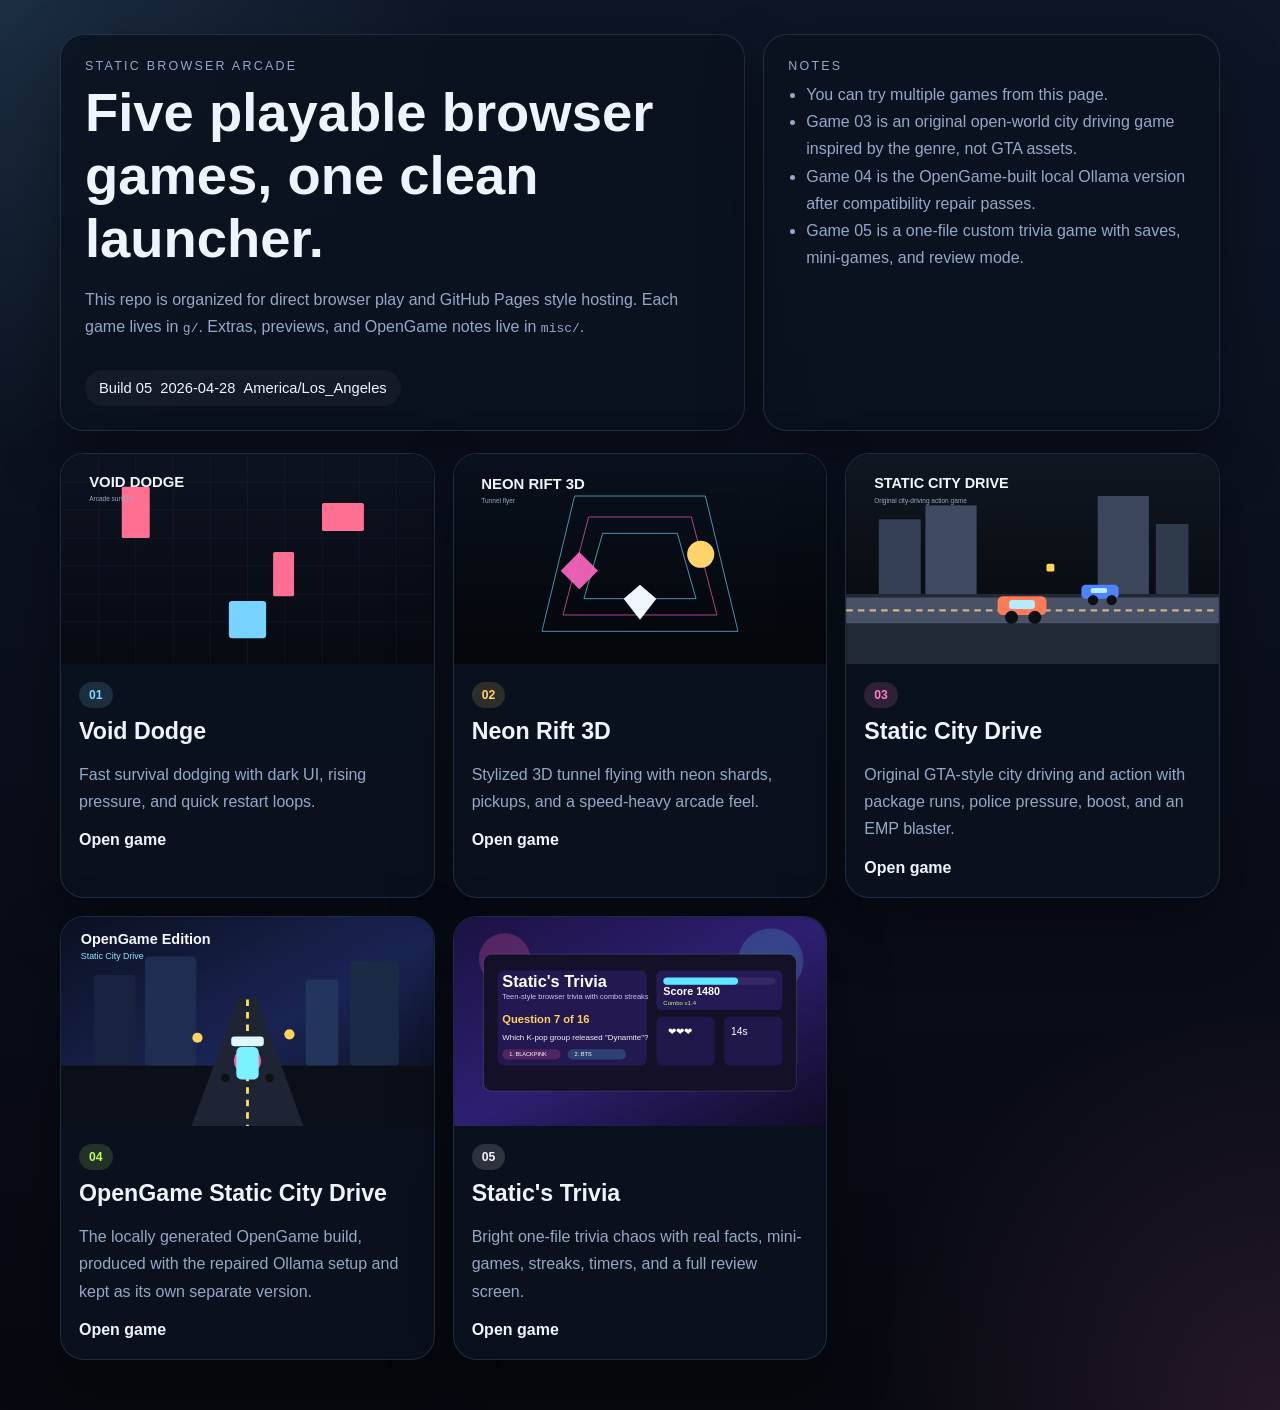
<file: index.html>
<!DOCTYPE html>
<html lang="en">
  <head>
    <meta charset="UTF-8" />
    <meta name="viewport" content="width=device-width, initial-scale=1.0" />
    <title>Static's Browser Arcade</title>
    <style>
      :root { color-scheme: dark; --bg0:#070910; --bg1:#0e1627; --panel:rgba(11,18,31,.85); --panel-border:rgba(126,189,255,.16); --text:#eef5ff; --muted:#94a8c8; --cyan:#7bd9ff; --pink:#ff7dd0; --gold:#ffd66e; }
      * { box-sizing: border-box; }
      body { margin:0; min-height:100vh; font-family:"Segoe UI",Tahoma,Geneva,Verdana,sans-serif; color:var(--text); background:radial-gradient(circle at top left, rgba(123,217,255,.12), transparent 24%),radial-gradient(circle at bottom right, rgba(255,125,208,.12), transparent 22%),linear-gradient(180deg,var(--bg1),var(--bg0)); }
      main { width:min(1160px, calc(100vw - 28px)); margin:0 auto; padding:34px 0 50px; }
      .hero { display:grid; grid-template-columns:1.2fr .8fr; gap:18px; margin-bottom:22px; }
      .panel,.game-card { background:var(--panel); border:1px solid var(--panel-border); border-radius:24px; box-shadow:0 26px 62px rgba(0,0,0,.38); }
      .panel { padding:24px; }
      .eyebrow { margin:0 0 8px; color:var(--muted); font-size:.78rem; letter-spacing:.18em; text-transform:uppercase; }
      h1 { margin:0 0 12px; font-size:clamp(2rem, 5vw, 3.4rem); }
      .lede,.meta p,.notes li { color:var(--muted); line-height:1.7; }
      .stamp { display:inline-flex; gap:8px; margin-top:14px; padding:10px 14px; border-radius:999px; background:rgba(255,255,255,.04); color:var(--text); font-size:.92rem; }
      .notes { margin:0; padding-left:18px; }
      .grid { display:grid; grid-template-columns:repeat(auto-fit, minmax(300px, 1fr)); gap:18px; }
      .game-card { overflow:hidden; text-decoration:none; color:inherit; transition:transform 140ms ease, border-color 140ms ease; }
      .game-card:hover,.game-card:focus-visible { transform:translateY(-2px); border-color:rgba(255,255,255,.2); }
      .thumb { width:100%; aspect-ratio:16/9; object-fit:cover; display:block; background:#05070b; }
      .meta { padding:18px 18px 20px; }
      .num { display:inline-block; margin-bottom:10px; padding:6px 10px; border-radius:999px; font-size:.76rem; font-weight:700; }
      .n1 { background:rgba(123,217,255,.14); color:var(--cyan); }
      .n2 { background:rgba(255,214,110,.14); color:var(--gold); }
      .n3 { background:rgba(255,125,208,.14); color:var(--pink); }
      .n4 { background:rgba(184,255,102,.14); color:#b8ff66; }
      .n5 { background:rgba(255,255,255,.14); color:#f2f6ff; }
      h2 { margin:0 0 10px; font-size:1.45rem; }
      .meta strong { color:var(--text); }
      @media (max-width: 900px) { .hero { grid-template-columns:1fr; } }
    </style>
  </head>
  <body>
    <main>
      <section class="hero">
        <article class="panel">
          <p class="eyebrow">Static Browser Arcade</p>
          <h1>Five playable browser games, one clean launcher.</h1>
          <p class="lede">This repo is organized for direct browser play and GitHub Pages style hosting. Each game lives in <code>g/</code>. Extras, previews, and OpenGame notes live in <code>misc/</code>.</p>
          <div class="stamp"><span>Build 05</span><span>2026-04-28</span><span>America/Los_Angeles</span></div>
        </article>
        <aside class="panel">
          <p class="eyebrow">Notes</p>
          <ul class="notes">
            <li>You can try multiple games from this page.</li>
            <li>Game 03 is an original open-world city driving game inspired by the genre, not GTA assets.</li>
            <li>Game 04 is the OpenGame-built local Ollama version after compatibility repair passes.</li>
            <li>Game 05 is a one-file custom trivia game with saves, mini-games, and review mode.</li>
          </ul>
        </aside>
      </section>
      <section class="grid">
        <a class="game-card" href="./g/void-dodge/index.html">
          <img class="thumb" src="./misc/assets/void-dodge-preview.svg" alt="Void Dodge preview" />
          <div class="meta"><span class="num n1">01</span><h2>Void Dodge</h2><p>Fast survival dodging with dark UI, rising pressure, and quick restart loops.</p><strong>Open game</strong></div>
        </a>
        <a class="game-card" href="./g/neon-rift-3d/index.html">
          <img class="thumb" src="./misc/assets/neon-rift-preview.svg" alt="Neon Rift 3D preview" />
          <div class="meta"><span class="num n2">02</span><h2>Neon Rift 3D</h2><p>Stylized 3D tunnel flying with neon shards, pickups, and a speed-heavy arcade feel.</p><strong>Open game</strong></div>
        </a>
        <a class="game-card" href="./g/static-city-drive/index.html">
          <img class="thumb" src="./misc/assets/static-city-drive-preview.svg" alt="Static City Drive preview" />
          <div class="meta"><span class="num n3">03</span><h2>Static City Drive</h2><p>Original GTA-style city driving and action with package runs, police pressure, boost, and an EMP blaster.</p><strong>Open game</strong></div>
        </a>
        <a class="game-card" href="./g/opengame-static-city-drive/index.html">
          <img class="thumb" src="./misc/assets/opengame-static-city-drive-preview.svg" alt="OpenGame Static City Drive preview" />
          <div class="meta"><span class="num n4">04</span><h2>OpenGame Static City Drive</h2><p>The locally generated OpenGame build, produced with the repaired Ollama setup and kept as its own separate version.</p><strong>Open game</strong></div>
        </a>
        <a class="game-card" href="./g/statics-trivia/index.html">
          <img class="thumb" src="./misc/assets/statics-trivia-preview.svg" alt="Static's Trivia preview" />
          <div class="meta"><span class="num n5">05</span><h2>Static's Trivia</h2><p>Bright one-file trivia chaos with real facts, mini-games, streaks, timers, and a full review screen.</p><strong>Open game</strong></div>
        </a>
      </section>
    </main>
  </body>
</html>
</file>
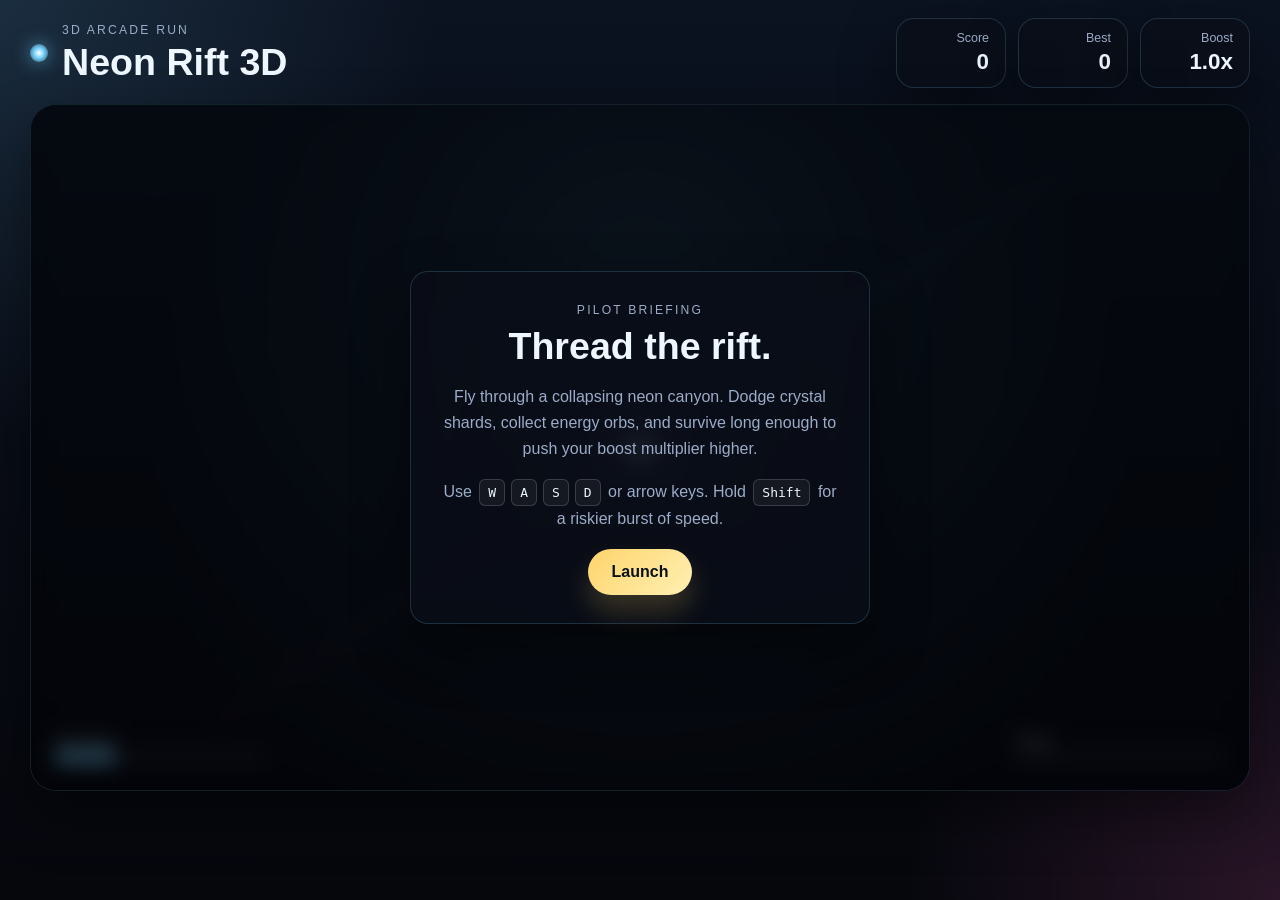
<file: g/neon-rift-3d/index.html>
<!DOCTYPE html>
<html lang="en">
  <head>
    <meta charset="UTF-8" />
    <meta name="viewport" content="width=device-width, initial-scale=1.0" />
    <title>Neon Rift 3D</title>
    <link rel="stylesheet" href="./style.css" />
  </head>
  <body>
    <main class="shell">
      <header class="topbar">
        <div class="title-wrap">
          <span class="pulse-dot"></span>
          <div>
            <p class="label">3D Arcade Run</p>
            <h1>Neon Rift 3D</h1>
          </div>
        </div>
        <div class="hud">
          <div class="hud-card">
            <span>Score</span>
            <strong id="scoreValue">0</strong>
          </div>
          <div class="hud-card">
            <span>Best</span>
            <strong id="bestValue">0</strong>
          </div>
          <div class="hud-card">
            <span>Boost</span>
            <strong id="boostValue">1.0x</strong>
          </div>
        </div>
      </header>

      <section class="game-frame">
        <canvas id="gameCanvas" width="1280" height="720" aria-label="3D arcade tunnel game"></canvas>

        <div class="overlay active" id="startOverlay">
          <div class="panel">
            <p class="label">Pilot Briefing</p>
            <h2>Thread the rift.</h2>
            <p>
              Fly through a collapsing neon canyon. Dodge crystal shards, collect energy orbs,
              and survive long enough to push your boost multiplier higher.
            </p>
            <p>
              Use <kbd>W</kbd><kbd>A</kbd><kbd>S</kbd><kbd>D</kbd> or arrow keys. Hold
              <kbd>Shift</kbd> for a riskier burst of speed.
            </p>
            <button id="startButton" type="button">Launch</button>
          </div>
        </div>

        <div class="overlay" id="gameOverOverlay" aria-hidden="true">
          <div class="panel">
            <p class="label">Run Complete</p>
            <h2>Hull Breach</h2>
            <p id="gameOverMessage">You scored 0.</p>
            <button id="restartButton" type="button">Fly Again</button>
          </div>
        </div>
      </section>
    </main>

    <script src="./game.js"></script>
  </body>
</html>
</file>
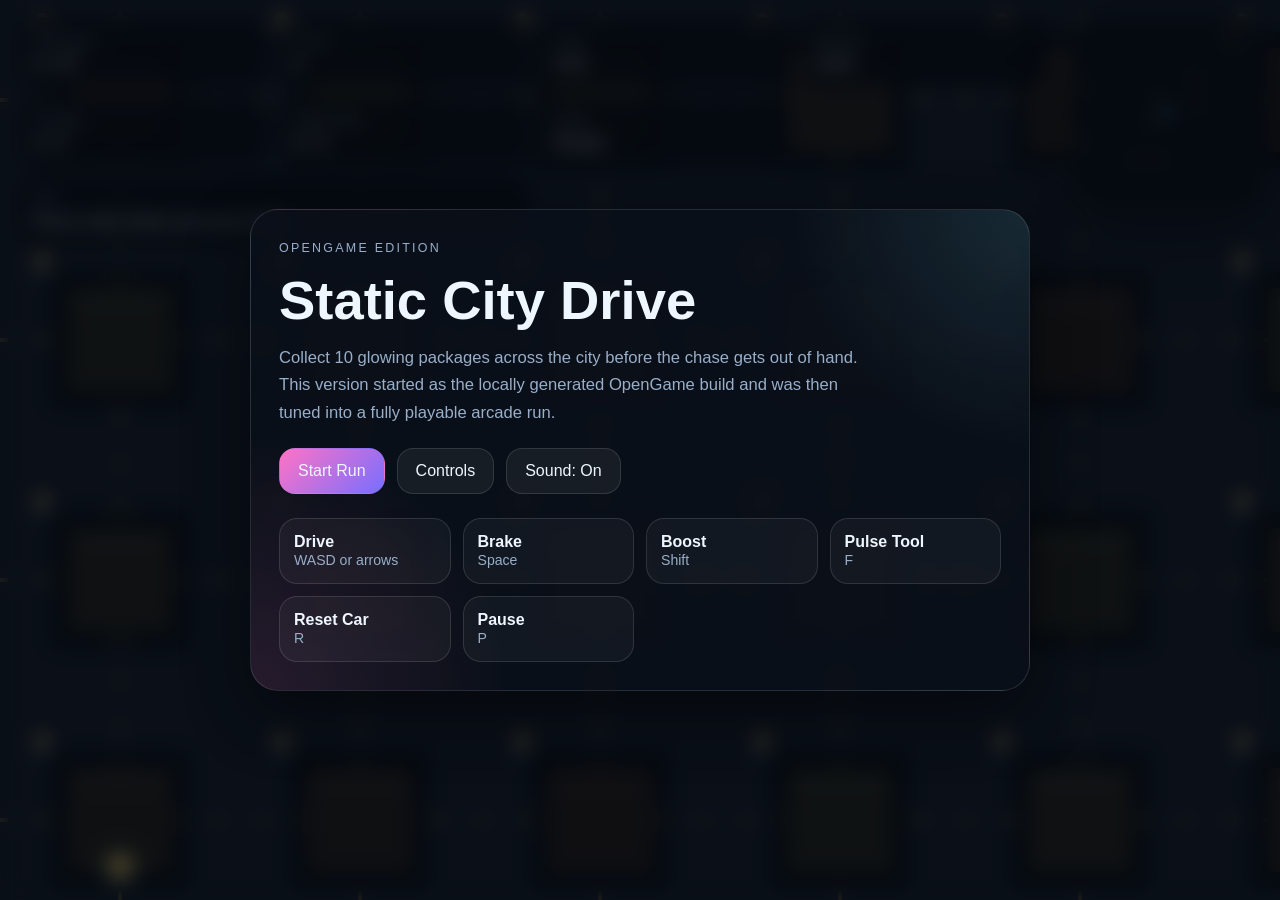
<file: g/opengame-static-city-drive/index.html>
<!DOCTYPE html>
<html lang="en">
<head>
  <meta charset="UTF-8">
  <meta name="viewport" content="width=device-width, initial-scale=1.0">
  <title>OpenGame Static City Drive</title>
  <link rel="stylesheet" href="style.css">
</head>
<body>
  <div class="screen active" id="title-screen">
    <div class="panel hero">
      <p class="eyebrow">OpenGame Edition</p>
      <h1>Static City Drive</h1>
      <p class="lede">Collect 10 glowing packages across the city before the chase gets out of hand. This version started as the locally generated OpenGame build and was then tuned into a fully playable arcade run.</p>
      <div class="button-row">
        <button id="start-button" class="primary">Start Run</button>
        <button id="help-button">Controls</button>
        <button id="audio-toggle">Sound: On</button>
      </div>
      <div class="info-grid">
        <div class="info-card"><strong>Drive</strong><span>WASD or arrows</span></div>
        <div class="info-card"><strong>Brake</strong><span>Space</span></div>
        <div class="info-card"><strong>Boost</strong><span>Shift</span></div>
        <div class="info-card"><strong>Pulse Tool</strong><span>F</span></div>
        <div class="info-card"><strong>Reset Car</strong><span>R</span></div>
        <div class="info-card"><strong>Pause</strong><span>P</span></div>
      </div>
    </div>
  </div>

  <div class="screen" id="help-overlay">
    <div class="panel modal">
      <h2>How to Play</h2>
      <p>Drive around the city and collect all 10 glowing packages. After the third pickup, police cruisers start hunting you down.</p>
      <ul class="help-list">
        <li>WASD or arrow keys steer and drive.</li>
        <li>Space brakes hard for tight corners.</li>
        <li>Shift gives a short boost burst.</li>
        <li>F fires an arcade pulse that shoves nearby police away.</li>
        <li>Three police hits ends the run.</li>
        <li>R resets your car position if you get wedged.</li>
      </ul>
      <div class="button-row">
        <button id="close-help-button" class="primary">Back</button>
      </div>
    </div>
  </div>

  <div class="hud-shell">
    <canvas id="gameCanvas" width="1280" height="720" aria-label="OpenGame Static City Drive play area"></canvas>
    <div id="hud">
      <div class="hud-card">
        <span>Packages</span>
        <strong id="packagesCollected">0 / 10</strong>
      </div>
      <div class="hud-card">
        <span>Score</span>
        <strong id="score">0</strong>
      </div>
      <div class="hud-card">
        <span>Time</span>
        <strong id="timer">0.0s</strong>
      </div>
      <div class="hud-card">
        <span>Wanted</span>
        <strong id="wantedLevel">Cold</strong>
      </div>
      <div class="hud-card">
        <span>Integrity</span>
        <strong id="health">3 / 3</strong>
      </div>
      <div class="hud-card">
        <span>Police Hits</span>
        <strong id="policeHits">0 / 3</strong>
      </div>
      <div class="hud-card">
        <span>Pulse</span>
        <strong id="level">Ready</strong>
      </div>
      <div class="hud-card wide">
        <span>Hint</span>
        <strong id="statusText">Grab the first package and build speed.</strong>
      </div>
    </div>
    <div class="mini-shell">
      <canvas id="miniMap" width="190" height="190" aria-label="City minimap"></canvas>
    </div>
  </div>

  <div class="screen" id="pause-overlay">
    <div class="panel modal">
      <h2>Paused</h2>
      <p>Catch your breath. The city will wait.</p>
      <div class="button-row">
        <button id="resume-button" class="primary">Resume</button>
        <button id="restart-button">Restart</button>
      </div>
    </div>
  </div>

  <div class="screen" id="game-over-screen">
    <div class="panel modal">
      <h2>Police Shut You Down</h2>
      <p id="game-over-copy">Three hits was all it took.</p>
      <div class="button-row">
        <button id="restart-game-over-button" class="primary">Try Again</button>
      </div>
    </div>
  </div>

  <div class="screen" id="victory-screen">
    <div class="panel modal">
      <h2>Route Complete</h2>
      <p id="victory-copy">All packages secured.</p>
      <div class="button-row">
        <button id="restart-victory-button" class="primary">Run It Back</button>
      </div>
    </div>
  </div>

  <script src="js/game.js"></script>
</body>
</html>
</file>
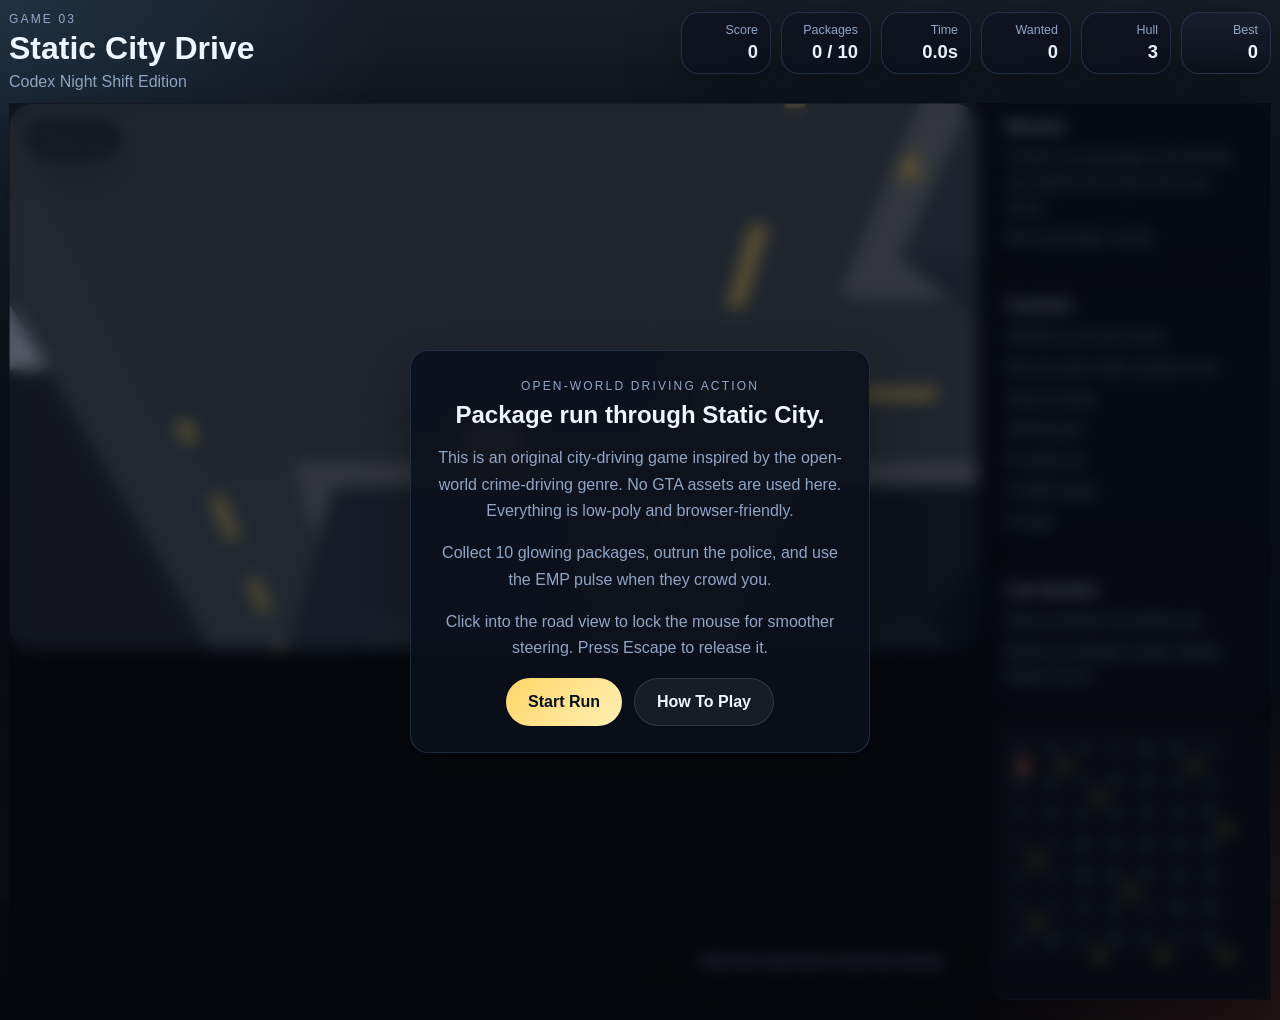
<file: g/static-city-drive/index.html>
<!DOCTYPE html>
<html lang="en">
  <head>
    <meta charset="UTF-8" />
    <meta name="viewport" content="width=device-width, initial-scale=1.0" />
    <title>Static City Drive</title>
    <link rel="stylesheet" href="./style.css" />
  </head>
  <body>
    <main class="shell">
      <header class="hud-bar">
        <div class="brand">
          <div>
            <p class="eyebrow">Game 03</p>
            <h1>Static City Drive</h1>
            <p class="sub">Codex Night Shift Edition</p>
          </div>
        </div>
        <div class="stats">
          <div class="stat-card"><span>Score</span><strong id="scoreValue">0</strong></div>
          <div class="stat-card"><span>Packages</span><strong id="packageValue">0 / 10</strong></div>
          <div class="stat-card"><span>Time</span><strong id="timeValue">0.0s</strong></div>
          <div class="stat-card"><span>Wanted</span><strong id="wantedValue">0</strong></div>
          <div class="stat-card"><span>Hull</span><strong id="healthValue">3</strong></div>
          <div class="stat-card accent"><span>Best</span><strong id="bestValue">0</strong></div>
        </div>
      </header>
      <section class="frame">
        <div class="playfield">
          <canvas id="gameCanvas" width="1280" height="720" aria-label="Static City Drive 3D game"></canvas>
          <div class="reticle" aria-hidden="true"></div>
          <div class="lock-chip" id="lockChip" aria-live="polite">Mouse free</div>
          <div class="status-ribbon" id="statusRibbon">Click the road view to lock the mouse.</div>
        </div>
        <aside class="side-panel">
          <div class="mini-panel">
            <h2>Mission</h2>
            <p>Collect 10 packages around the city before the cops shut you down.</p>
            <div id="goalValue" class="goal-line">Next package: 0m</div>
          </div>
          <div class="mini-panel">
            <h2>Controls</h2>
            <p>WASD or arrows drive</p>
            <p>Mouse steer after pointer lock</p>
            <p>Space brake</p>
            <p>Shift boost</p>
            <p>R reset car</p>
            <p>F EMP pulse</p>
            <p>H help</p>
          </div>
          <div class="mini-panel">
            <h2>Law System</h2>
            <p id="lawValue">Keep moving. No police yet.</p>
            <p id="hintValue">Boost on straight roads. Brake before turns.</p>
          </div>
          <canvas id="minimap" width="220" height="220" aria-label="Minimap"></canvas>
        </aside>
        <div class="overlay active" id="startOverlay">
          <div class="panel">
            <p class="eyebrow">Open-World Driving Action</p>
            <h2>Package run through Static City.</h2>
            <p>This is an original city-driving game inspired by the open-world crime-driving genre. No GTA assets are used here. Everything is low-poly and browser-friendly.</p>
            <p>Collect 10 glowing packages, outrun the police, and use the EMP pulse when they crowd you.</p>
            <p>Click into the road view to lock the mouse for smoother steering. Press Escape to release it.</p>
            <div class="button-row">
              <button id="startButton" type="button">Start Run</button>
              <button id="startHelpButton" class="ghost" type="button">How To Play</button>
            </div>
          </div>
        </div>
        <div class="overlay" id="gameOverOverlay" aria-hidden="true">
          <div class="panel">
            <p class="eyebrow">Run Over</p>
            <h2 id="gameOverTitle">Busted</h2>
            <p id="gameOverMessage">You scored 0.</p>
            <div class="button-row">
              <button id="restartButton" type="button">Retry</button>
              <button id="gameOverHelpButton" class="ghost" type="button">Help</button>
            </div>
          </div>
        </div>
        <div class="overlay small" id="helpOverlay" aria-hidden="true">
          <div class="panel">
            <p class="eyebrow">Help</p>
            <h2>How this works</h2>
            <p>Follow the arrow and minimap to the next package.</p>
            <p>After 3 packages, police units begin chasing you. Their contact costs hull.</p>
            <p>Boost for speed, brake into corners, and use F to fire an EMP pulse forward.</p>
            <p>Click the game view to lock the mouse, then guide turns with mouse movement for finer control.</p>
            <button id="closeHelpButton" type="button">Close Help</button>
          </div>
        </div>
      </section>
    </main>
    <script src="./game.js"></script>
  </body>
</html>
</file>
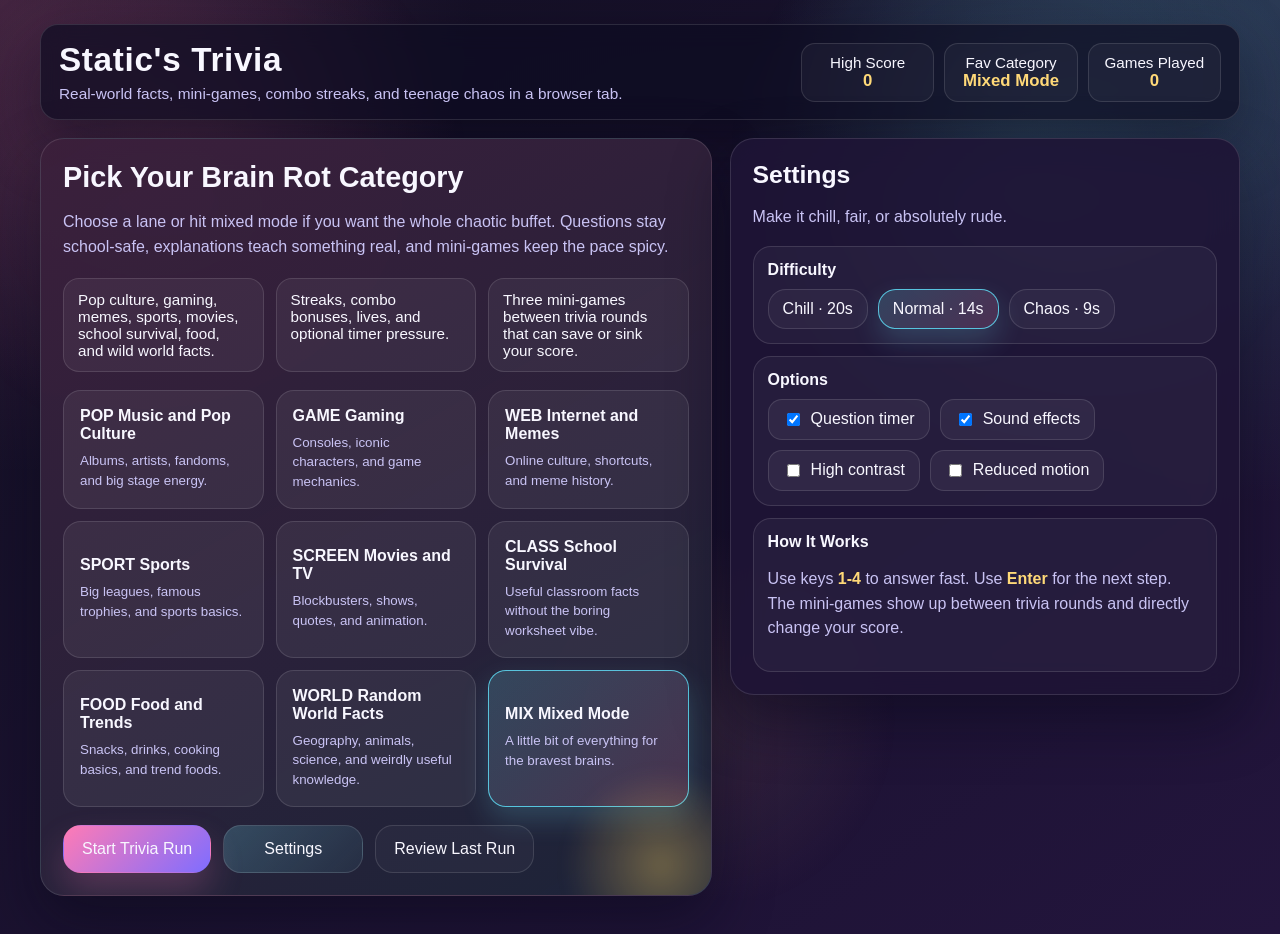
<file: g/statics-trivia/index.html>
<!DOCTYPE html>
<html lang="en">
<head>
  <meta charset="UTF-8">
  <meta name="viewport" content="width=device-width, initial-scale=1.0">
  <title>Static's Trivia</title>
  <style>
    :root {
      --bg: #120f22;
      --bg-soft: #23153d;
      --card: rgba(30, 20, 54, 0.9);
      --card-strong: rgba(19, 13, 35, 0.97);
      --line: rgba(255, 255, 255, 0.12);
      --text: #f8f7ff;
      --muted: #c9c3f4;
      --pink: #ff7bb5;
      --cyan: #74f0ff;
      --lime: #bfff73;
      --gold: #ffd978;
      --peach: #ffb684;
      --danger: #ff6d6d;
      --shadow: 0 24px 60px rgba(7, 6, 22, 0.45);
      --radius: 24px;
      --motion: 220ms ease;
    }
    body.high-contrast {
      --bg: #050505;
      --bg-soft: #111111;
      --card: rgba(0, 0, 0, 0.96);
      --card-strong: rgba(8, 8, 8, 0.98);
      --line: rgba(255, 255, 255, 0.35);
      --text: #ffffff;
      --muted: #eaeaea;
      --pink: #ff6767;
      --cyan: #00ffff;
      --lime: #caff00;
      --gold: #ffe066;
      --danger: #ff4040;
      --shadow: 0 0 0 transparent;
    }
    body.reduced-motion * {
      animation-duration: 0.01ms !important;
      animation-iteration-count: 1 !important;
      transition-duration: 0.01ms !important;
      scroll-behavior: auto !important;
    }
    * { box-sizing: border-box; }
    html, body {
      margin: 0;
      min-height: 100%;
      font-family: "Trebuchet MS", "Segoe UI", sans-serif;
      color: var(--text);
      background:
        radial-gradient(circle at top left, rgba(255, 123, 181, 0.2), transparent 30%),
        radial-gradient(circle at top right, rgba(116, 240, 255, 0.18), transparent 32%),
        linear-gradient(145deg, var(--bg), var(--bg-soft));
    }
    .page-glow {
      position: fixed;
      inset: 0;
      pointer-events: none;
      background:
        radial-gradient(circle at 15% 20%, rgba(255, 123, 181, 0.15), transparent 22%),
        radial-gradient(circle at 80% 18%, rgba(116, 240, 255, 0.18), transparent 24%),
        radial-gradient(circle at 55% 80%, rgba(255, 182, 132, 0.11), transparent 20%);
      opacity: 0.95;
    }
    .app { position: relative; max-width: 1240px; margin: 0 auto; padding: 24px 20px 38px; }
    .topbar {
      display: flex; justify-content: space-between; align-items: center; gap: 16px;
      margin-bottom: 18px; padding: 16px 18px; background: rgba(14, 12, 34, 0.7);
      border: 1px solid var(--line); border-radius: 18px; backdrop-filter: blur(12px); box-shadow: var(--shadow);
    }
    .brand h1 { margin: 0; font-size: clamp(1.9rem, 2.6vw, 2.8rem); letter-spacing: 0.02em; }
    .brand p { margin: 6px 0 0; color: var(--muted); font-size: 0.96rem; }
    .stats-strip { display: grid; grid-template-columns: repeat(3, minmax(120px, 1fr)); gap: 10px; min-width: min(100%, 420px); }
    .pill {
      padding: 10px 12px; border-radius: 14px; border: 1px solid var(--line);
      background: rgba(255, 255, 255, 0.04); text-align: center; font-size: 0.95rem;
    }
    .pill strong { display: block; font-size: 1.05rem; color: var(--gold); }
    .screen { display: none; animation: fadeInUp 280ms ease; }
    .screen.active { display: block; }
    .hero-grid, .game-layout, .results-layout { display: grid; gap: 18px; }
    .hero-grid { grid-template-columns: 1.25fr 0.95fr; align-items: start; }
    .game-layout { grid-template-columns: 1fr 320px; align-items: start; }
    .results-layout { grid-template-columns: 1.1fr 0.9fr; align-items: start; }
    .card {
      background: var(--card); border: 1px solid var(--line); border-radius: var(--radius);
      padding: 22px; box-shadow: var(--shadow); backdrop-filter: blur(16px);
    }
    .hero-card { overflow: hidden; position: relative; background: linear-gradient(150deg, rgba(255, 123, 181, 0.17), rgba(116, 240, 255, 0.1)), var(--card-strong); }
    .hero-card::after {
      content: ""; position: absolute; inset: auto -60px -80px auto; width: 220px; height: 220px;
      border-radius: 999px; background: radial-gradient(circle, rgba(255, 211, 92, 0.35), transparent 62%);
      filter: blur(8px); pointer-events: none;
    }
    .hero-card h2, .settings-card h2, .question-card h2, .sidebar-card h2, .mini-game-card h2, .results-card h2, .review-card h2 {
      margin-top: 0; margin-bottom: 12px; font-size: 1.55rem;
    }
    .hero-card h2 { font-size: clamp(1.8rem, 2.2vw, 2.6rem); }
    .hero-card p, .settings-card p, .question-meta, .small-note { color: var(--muted); line-height: 1.55; }
    .feature-badges, .category-grid, .settings-grid, .choice-grid, .review-list, .memory-grid, .speed-grid { display: grid; gap: 12px; }
    .feature-badges { grid-template-columns: repeat(auto-fit, minmax(160px, 1fr)); margin: 18px 0; }
    .badge { padding: 12px 14px; border-radius: 16px; border: 1px solid var(--line); background: rgba(255, 255, 255, 0.05); font-size: 0.95rem; }
    .category-grid { grid-template-columns: repeat(auto-fit, minmax(180px, 1fr)); margin-top: 18px; }
    .category-btn, .toggle-chip, .answer-btn, .action-btn, .mini-btn, .memory-btn, .speed-btn {
      appearance: none; border: 1px solid var(--line); border-radius: 18px; color: var(--text); cursor: pointer;
      transition: transform var(--motion), border-color var(--motion), background var(--motion), box-shadow var(--motion); font: inherit;
    }
    .category-btn, .answer-btn, .action-btn, .mini-btn, .memory-btn, .speed-btn { background: rgba(255, 255, 255, 0.06); }
    .category-btn { text-align: left; padding: 16px; min-height: 88px; }
    .category-btn strong { display: block; margin-bottom: 8px; font-size: 1rem; }
    .category-btn small { color: var(--muted); line-height: 1.4; }
    .category-btn.selected, .toggle-chip.selected {
      border-color: rgba(95, 231, 255, 0.8);
      background: linear-gradient(135deg, rgba(116, 240, 255, 0.18), rgba(255, 123, 181, 0.18));
      box-shadow: 0 12px 28px rgba(116, 240, 255, 0.18);
    }
    .category-btn:hover, .toggle-chip:hover, .answer-btn:hover, .action-btn:hover, .mini-btn:hover, .memory-btn:hover, .speed-btn:hover,
    .category-btn:focus-visible, .toggle-chip:focus-visible, .answer-btn:focus-visible, .action-btn:focus-visible, .mini-btn:focus-visible, .memory-btn:focus-visible, .speed-btn:focus-visible {
      transform: translateY(-2px); border-color: rgba(255, 255, 255, 0.55); outline: none;
    }
    .settings-grid { grid-template-columns: 1fr; }
    .setting-group { padding: 14px; border-radius: 18px; border: 1px solid var(--line); background: rgba(255, 255, 255, 0.04); }
    .setting-group h3 { margin: 0 0 10px; font-size: 1rem; }
    .chip-row { display: flex; flex-wrap: wrap; gap: 10px; }
    .toggle-chip { padding: 10px 14px; background: rgba(255, 255, 255, 0.04); }
    .switch-row { display: flex; flex-wrap: wrap; gap: 10px; }
    .switch-row label { display: flex; align-items: center; gap: 8px; padding: 10px 14px; border-radius: 14px; background: rgba(255, 255, 255, 0.05); border: 1px solid var(--line); cursor: pointer; }
    .action-row { display: flex; flex-wrap: wrap; gap: 12px; margin-top: 18px; }
    .action-btn, .mini-btn { padding: 14px 18px; min-width: 140px; }
    .action-btn.primary, .mini-btn.primary { background: linear-gradient(135deg, var(--pink), #7f6dff); border-color: transparent; box-shadow: 0 18px 34px rgba(255, 123, 181, 0.22); }
    .action-btn.secondary { background: linear-gradient(135deg, rgba(116, 240, 255, 0.2), rgba(116, 240, 255, 0.06)); }
    .action-btn.ghost { background: rgba(255, 255, 255, 0.03); }
    .hud-grid { display: grid; grid-template-columns: repeat(4, minmax(0, 1fr)); gap: 12px; margin-bottom: 16px; }
    .hud-chip { padding: 14px; border-radius: 18px; background: rgba(255, 255, 255, 0.05); border: 1px solid var(--line); min-height: 76px; }
    .hud-chip span { display: block; color: var(--muted); font-size: 0.88rem; margin-bottom: 6px; }
    .hud-chip strong { font-size: 1.18rem; line-height: 1.25; }
    .hearts { color: var(--pink); letter-spacing: 0.12em; }
    .progress { width: 100%; height: 12px; border-radius: 999px; overflow: hidden; background: rgba(255, 255, 255, 0.08); margin-bottom: 18px; border: 1px solid var(--line); }
    .progress-bar { height: 100%; width: 0%; background: linear-gradient(90deg, var(--cyan), var(--pink), var(--gold)); transition: width var(--motion); }
    .question-card h2 { line-height: 1.35; }
    .question-meta { display: flex; flex-wrap: wrap; gap: 10px; margin-bottom: 14px; font-size: 0.95rem; }
    .choice-grid { grid-template-columns: 1fr 1fr; }
    .answer-btn { padding: 16px; min-height: 88px; text-align: left; line-height: 1.45; display: flex; align-items: flex-start; gap: 12px; }
    .answer-key { min-width: 34px; padding: 6px 0; text-align: center; border-radius: 999px; background: rgba(255,255,255,0.08); font-size: 0.88rem; }
    .answer-btn.correct { border-color: rgba(184, 255, 102, 0.9); background: rgba(184, 255, 102, 0.16); }
    .answer-btn.wrong { border-color: rgba(255, 109, 109, 0.85); background: rgba(255, 109, 109, 0.18); }
    .answer-btn.locked { pointer-events: none; opacity: 0.88; }
    .feedback-box { margin-top: 16px; padding: 16px; border-radius: 18px; border: 1px solid var(--line); background: rgba(255, 255, 255, 0.05); min-height: 92px; }
    .feedback-box strong { display: block; margin-bottom: 8px; font-size: 1.02rem; }
    .sidebar-stack { display: grid; gap: 16px; }
    .mini-preview {
      min-height: 110px; border-radius: 20px;
      background: radial-gradient(circle at 20% 20%, rgba(116, 240, 255, 0.18), transparent 22%), radial-gradient(circle at 85% 75%, rgba(255, 123, 181, 0.22), transparent 24%), rgba(255, 255, 255, 0.04);
      display: grid; place-items: center; text-align: center; font-size: 1rem; color: var(--muted); padding: 14px; border: 1px dashed rgba(255, 255, 255, 0.14);
    }
    .shortcut-card {
      background: linear-gradient(135deg, rgba(255, 182, 132, 0.12), rgba(116, 240, 255, 0.08));
    }
    .shortcut-list {
      display: grid;
      grid-template-columns: repeat(2, minmax(0, 1fr));
      gap: 10px;
      margin-top: 12px;
    }
    .shortcut {
      padding: 10px 12px;
      border-radius: 14px;
      border: 1px solid var(--line);
      background: rgba(255,255,255,0.04);
      color: var(--muted);
      font-size: 0.92rem;
    }
    .shortcut strong {
      color: var(--text);
      display: block;
      margin-bottom: 4px;
    }
    .mini-game-card { text-align: center; }
    .mini-stage { margin-top: 18px; min-height: 250px; display: grid; place-items: center; }
    .reaction-light {
      width: min(240px, 70vw); height: min(240px, 70vw); border-radius: 28px; display: grid; place-items: center;
      font-size: 1.2rem; border: 2px solid var(--line); background: rgba(255, 255, 255, 0.05); box-shadow: inset 0 0 40px rgba(255, 255, 255, 0.03);
    }
    .reaction-light.ready { background: rgba(184, 255, 102, 0.2); border-color: rgba(184, 255, 102, 0.8); box-shadow: 0 0 28px rgba(184, 255, 102, 0.34); }
    .memory-grid { grid-template-columns: repeat(2, minmax(120px, 1fr)); width: min(420px, 100%); }
    .memory-btn { padding: 26px 16px; min-height: 96px; font-size: 1.15rem; }
    .memory-btn.flash { transform: scale(1.04); box-shadow: 0 0 28px rgba(255, 255, 255, 0.28); }
    .speed-grid { grid-template-columns: repeat(2, minmax(160px, 1fr)); width: min(420px, 100%); }
    .speed-btn { padding: 22px 18px; min-height: 112px; font-size: 1.08rem; }
    .results-banner { padding: 18px; border-radius: 20px; background: linear-gradient(135deg, rgba(255, 123, 181, 0.18), rgba(116, 240, 255, 0.16)); border: 1px solid var(--line); margin-bottom: 16px; }
    .results-stat-grid { display: grid; grid-template-columns: repeat(2, minmax(0, 1fr)); gap: 12px; margin-top: 14px; }
    .results-stat-grid .pill { text-align: left; }
    .review-list { margin-top: 14px; }
    .review-item { padding: 16px; border-radius: 18px; border: 1px solid var(--line); background: rgba(255, 255, 255, 0.04); }
    .review-item h4 { margin: 0 0 8px; }
    .review-item p { margin: 6px 0; color: var(--muted); line-height: 1.45; }
    .tag-row { display: flex; flex-wrap: wrap; gap: 8px; margin-top: 8px; }
    .tag { padding: 6px 10px; border-radius: 999px; background: rgba(255, 255, 255, 0.06); border: 1px solid var(--line); font-size: 0.84rem; }
    .tag.good { color: var(--lime); border-color: rgba(184, 255, 102, 0.4); }
    .tag.bad { color: #ffb3b3; border-color: rgba(255, 109, 109, 0.4); }
    .hidden { display: none !important; }
    .small-note strong { color: var(--gold); }
    @keyframes fadeInUp { from { opacity: 0; transform: translateY(12px); } to { opacity: 1; transform: translateY(0); } }
    @media (max-width: 980px) {
      .hero-grid, .game-layout, .results-layout { grid-template-columns: 1fr; }
      .hud-grid { grid-template-columns: repeat(2, minmax(0, 1fr)); }
    }
    @media (max-width: 720px) {
      .topbar { flex-direction: column; align-items: stretch; }
      .stats-strip, .choice-grid, .speed-grid, .memory-grid, .shortcut-list { grid-template-columns: 1fr; }
      .hud-grid { grid-template-columns: 1fr 1fr; }
    }
  </style>
</head>
<body>
  <div class="page-glow"></div>
  <div class="app">
    <header class="topbar">
      <div class="brand">
        <h1>Static's Trivia</h1>
        <p>Real-world facts, mini-games, combo streaks, and teenage chaos in a browser tab.</p>
      </div>
      <div class="stats-strip" aria-label="Saved profile stats">
        <div class="pill">High Score<strong id="profileHighScore">0</strong></div>
        <div class="pill">Fav Category<strong id="profileFavorite">Mixed Mode</strong></div>
        <div class="pill">Games Played<strong id="profileGamesPlayed">0</strong></div>
      </div>
    </header>
    <main>
      <section id="homeScreen" class="screen active">
        <div class="hero-grid">
          <article class="card hero-card">
            <h2>Pick Your Brain Rot Category</h2>
            <p>Choose a lane or hit mixed mode if you want the whole chaotic buffet. Questions stay school-safe, explanations teach something real, and mini-games keep the pace spicy.</p>
            <div class="feature-badges">
              <div class="badge">Pop culture, gaming, memes, sports, movies, school survival, food, and wild world facts.</div>
              <div class="badge">Streaks, combo bonuses, lives, and optional timer pressure.</div>
              <div class="badge">Three mini-games between trivia rounds that can save or sink your score.</div>
            </div>
            <div class="category-grid" id="categoryGrid" aria-label="Choose a trivia category"></div>
            <div class="action-row">
              <button id="startGameBtn" class="action-btn primary">Start Trivia Run</button>
              <button id="openSettingsBtn" class="action-btn secondary">Settings</button>
              <button id="openReviewBtn" class="action-btn ghost">Review Last Run</button>
            </div>
          </article>
          <aside class="card settings-card" id="settingsPanel">
            <h2>Settings</h2>
            <p>Make it chill, fair, or absolutely rude.</p>
            <div class="settings-grid">
              <div class="setting-group">
                <h3>Difficulty</h3>
                <div class="chip-row" id="difficultyChips"></div>
              </div>
              <div class="setting-group">
                <h3>Options</h3>
                <div class="switch-row">
                  <label><input type="checkbox" id="timerToggle" checked> Question timer</label>
                  <label><input type="checkbox" id="soundToggle" checked> Sound effects</label>
                  <label><input type="checkbox" id="contrastToggle"> High contrast</label>
                  <label><input type="checkbox" id="motionToggle"> Reduced motion</label>
                </div>
              </div>
              <div class="setting-group">
                <h3>How It Works</h3>
                <p class="small-note">Use keys <strong>1-4</strong> to answer fast. Use <strong>Enter</strong> for the next step. The mini-games show up between trivia rounds and directly change your score.</p>
              </div>
            </div>
          </aside>
        </div>
      </section>
      <section id="gameScreen" class="screen">
        <div class="hud-grid">
          <div class="hud-chip"><span>Category</span><strong id="hudCategory">Mixed Mode</strong></div>
          <div class="hud-chip"><span>Score</span><strong id="hudScore">0</strong></div>
          <div class="hud-chip"><span>Streak</span><strong id="hudStreak">0</strong></div>
          <div class="hud-chip"><span>Lives</span><strong id="hudLives" class="hearts">❤❤❤</strong></div>
          <div class="hud-chip"><span>Question</span><strong id="hudProgress">1 / 10</strong></div>
          <div class="hud-chip"><span>Timer</span><strong id="hudTimer">--</strong></div>
          <div class="hud-chip"><span>Difficulty</span><strong id="hudDifficulty">Normal</strong></div>
          <div class="hud-chip"><span>Combo Bonus</span><strong id="hudCombo">x1.0</strong></div>
        </div>
        <div class="progress"><div class="progress-bar" id="progressBar"></div></div>
        <div class="game-layout">
          <article class="card question-card">
            <div class="question-meta">
              <span id="questionCategory">Category</span>
              <span id="questionDifficulty">Difficulty</span>
            </div>
            <h2 id="questionText">Question text goes here.</h2>
            <div class="choice-grid" id="answersContainer"></div>
            <div class="feedback-box" id="feedbackBox">
              <strong>Waiting for your genius</strong>
              <div id="feedbackText">Choose an answer to see if your brain cooked or not.</div>
            </div>
            <div class="action-row">
              <button id="nextQuestionBtn" class="action-btn primary hidden">Next Question</button>
              <button id="pauseRunBtn" class="action-btn ghost">Pause</button>
              <button id="quitRunBtn" class="action-btn ghost">Quit Run</button>
            </div>
          </article>
          <aside class="sidebar-stack">
            <article class="card sidebar-card">
              <h2>Mini-Game Queue</h2>
              <div class="mini-preview" id="miniPreview">First mini-game unlocks after question 4.</div>
            </article>
            <article class="card sidebar-card shortcut-card">
              <h2>Shortcut Deck</h2>
              <div class="shortcut-list">
                <div class="shortcut"><strong>1 to 4</strong>Pick an answer fast.</div>
                <div class="shortcut"><strong>Enter</strong>Continue after feedback.</div>
                <div class="shortcut"><strong>Escape</strong>Jump back home.</div>
                <div class="shortcut"><strong>Click</strong>Works great on touchpads too.</div>
              </div>
            </article>
          </aside>
        </div>
      </section>
      <section id="miniGameScreen" class="screen">
        <article class="card mini-game-card">
          <h2 id="miniGameTitle">Mini-Game Time</h2>
          <p id="miniGameSubtitle" class="small-note">Do this well and your score says thank you.</p>
          <div class="mini-stage" id="miniGameStage"></div>
          <div class="action-row">
            <button id="miniContinueBtn" class="mini-btn primary hidden">Back to Trivia</button>
          </div>
        </article>
      </section>
      <section id="resultsScreen" class="screen">
        <div class="results-layout">
          <article class="card results-card">
            <div class="results-banner">
              <h2 id="resultsHeadline">Run complete</h2>
              <p id="resultsSummary">You survived the trivia storm.</p>
            </div>
            <div class="results-stat-grid">
              <div class="pill">Final Score<strong id="resultsScore">0</strong></div>
              <div class="pill">Best Streak<strong id="resultsStreak">0</strong></div>
              <div class="pill">Correct Answers<strong id="resultsCorrect">0</strong></div>
              <div class="pill">Mini-Game Bonus<strong id="resultsMiniBonus">0</strong></div>
            </div>
            <div class="action-row">
              <button id="playAgainBtn" class="action-btn primary">Play Again</button>
              <button id="seeReviewBtn" class="action-btn secondary">Question Review</button>
              <button id="backHomeBtn" class="action-btn ghost">Back Home</button>
            </div>
          </article>
          <aside class="card review-card">
            <h2>Profile Snapshot</h2>
            <p class="small-note" id="profileSummary">Your local save tracks high score, favorite category, and total games played.</p>
            <div class="tag-row">
              <span class="tag">Local save only</span>
              <span class="tag">No external APIs</span>
              <span class="tag">One-file build</span>
            </div>
          </aside>
        </div>
      </section>
      <section id="reviewScreen" class="screen">
        <article class="card review-card">
          <h2>Question Review</h2>
          <p class="small-note">Every answer from your last run is listed here so you can actually learn something instead of just speed-running the dopamine.</p>
          <div id="reviewList" class="review-list"></div>
          <div class="action-row"><button id="reviewBackBtn" class="action-btn primary">Back</button></div>
        </article>
      </section>
    </main>
  </div>
  <script>
    const STORAGE_KEY = "statics-trivia-save-v1";
    const CATEGORY_INFO = [
      { key: "Music and Pop Culture", icon: "POP", blurb: "Albums, artists, fandoms, and big stage energy." },
      { key: "Gaming", icon: "GAME", blurb: "Consoles, iconic characters, and game mechanics." },
      { key: "Internet and Memes", icon: "WEB", blurb: "Online culture, shortcuts, and meme history." },
      { key: "Sports", icon: "SPORT", blurb: "Big leagues, famous trophies, and sports basics." },
      { key: "Movies and TV", icon: "SCREEN", blurb: "Blockbusters, shows, quotes, and animation." },
      { key: "School Survival", icon: "CLASS", blurb: "Useful classroom facts without the boring worksheet vibe." },
      { key: "Food and Trends", icon: "FOOD", blurb: "Snacks, drinks, cooking basics, and trend foods." },
      { key: "Random World Facts", icon: "WORLD", blurb: "Geography, animals, science, and weirdly useful knowledge." },
      { key: "Mixed Mode", icon: "MIX", blurb: "A little bit of everything for the bravest brains." }
    ];

    const DIFFICULTY_CONFIG = {
      chill: { label: "Chill", time: 20, lives: 4, scoreMultiplier: 1, memoryLength: 3 },
      normal: { label: "Normal", time: 14, lives: 3, scoreMultiplier: 1.2, memoryLength: 4 },
      chaos: { label: "Chaos", time: 9, lives: 2, scoreMultiplier: 1.5, memoryLength: 5 }
    };

    const SPEED_FACTS = [
      { prompt: "Which planet is called the Red Planet?", left: "Mars", right: "Venus", correct: "Mars", explanation: "Mars gets its nickname from iron-rich dust that makes it look reddish." },
      { prompt: "Which one is the bigger cat?", left: "Cheetah", right: "Tiger", correct: "Tiger", explanation: "Tigers are much larger than cheetahs by weight and length." },
      { prompt: "Which one is a search engine?", left: "Chrome", right: "Google", correct: "Google", explanation: "Chrome is a browser. Google is a search engine and company." },
      { prompt: "Which one is measured in hertz?", left: "Frequency", right: "Temperature", correct: "Frequency", explanation: "Hertz measures how often something repeats per second." },
      { prompt: "Which one came first?", left: "The moon landing", right: "The first iPhone", correct: "The moon landing", explanation: "Apollo 11 landed on the moon in 1969. The first iPhone launched in 2007." },
      { prompt: "Which one is a mammal?", left: "Dolphin", right: "Shark", correct: "Dolphin", explanation: "Dolphins breathe air and nurse their young, which makes them mammals." }
    ];

    const MEMORY_COLORS = [
      { name: "Pink", color: "#ff5ca8" },
      { name: "Cyan", color: "#5fe7ff" },
      { name: "Lime", color: "#b8ff66" },
      { name: "Gold", color: "#ffd35c" }
    ];

    // Review this question bank before publishing if more questions are added.
    // Keep facts stable and verifiable, especially for pop culture and sports.
    const QUESTION_BANK = [
      { category: "Music and Pop Culture", prompt: "Which artist released the song \"bad guy\"?", choices: ["Billie Eilish", "Olivia Rodrigo", "Dua Lipa", "Sabrina Carpenter"], answer: "Billie Eilish", explanation: "\"bad guy\" was Billie Eilish's breakout global hit from her debut studio album." },
      { category: "Music and Pop Culture", prompt: "Harry Styles first became famous as part of which group?", choices: ["Why Don't We", "One Direction", "5 Seconds of Summer", "The Jonas Brothers"], answer: "One Direction", explanation: "Harry Styles rose to fame in One Direction after the group formed on The X Factor." },
      { category: "Music and Pop Culture", prompt: "Fans of Taylor Swift are commonly called what?", choices: ["Directioners", "Beliebers", "Swifties", "Arianators"], answer: "Swifties", explanation: "Swifties is the long-running fan nickname for Taylor Swift supporters." },
      { category: "Music and Pop Culture", prompt: "Which K-pop group released the English-language hit \"Dynamite\"?", choices: ["BLACKPINK", "BTS", "EXO", "TWICE"], answer: "BTS", explanation: "\"Dynamite\" became one of BTS's biggest worldwide hits." },
      { category: "Music and Pop Culture", prompt: "Which instrument is famous for having 88 keys?", choices: ["Organ", "Piano", "Harpsichord", "Accordion"], answer: "Piano", explanation: "A standard modern piano has 88 keys: 52 white and 36 black." },
      { category: "Music and Pop Culture", prompt: "Which singer played Hannah Montana on Disney Channel?", choices: ["Selena Gomez", "Demi Lovato", "Miley Cyrus", "Ariana Grande"], answer: "Miley Cyrus", explanation: "Miley Cyrus starred as both Miley Stewart and Hannah Montana." },
      { category: "Music and Pop Culture", prompt: "Which festival in California is famous for music and giant art installations?", choices: ["Glastonbury", "Coachella", "Lollapalooza", "SXSW"], answer: "Coachella", explanation: "Coachella is held in Indio, California and is known for music and large visual art pieces." },
      { category: "Music and Pop Culture", prompt: "Which artist released the album \"Future Nostalgia\"?", choices: ["Dua Lipa", "Doja Cat", "Lorde", "Rihanna"], answer: "Dua Lipa", explanation: "\"Future Nostalgia\" is Dua Lipa's disco-pop inspired 2020 album." },
      { category: "Music and Pop Culture", prompt: "What does EP usually stand for in music releases?", choices: ["Extended Play", "Extra Performance", "Electronic Production", "Expanded Playlist"], answer: "Extended Play", explanation: "EP stands for Extended Play, which is typically shorter than an album but longer than a single." },
      { category: "Music and Pop Culture", prompt: "Which singer starred in the movie and soundtrack for \"The Bodyguard\"?", choices: ["Whitney Houston", "Mariah Carey", "Janet Jackson", "Celine Dion"], answer: "Whitney Houston", explanation: "Whitney Houston starred in The Bodyguard and sang the huge hit \"I Will Always Love You.\"" },

      { category: "Gaming", prompt: "Which company created Mario and The Legend of Zelda?", choices: ["Sega", "Sony", "Nintendo", "Capcom"], answer: "Nintendo", explanation: "Mario and The Legend of Zelda are two of Nintendo's most iconic franchises." },
      { category: "Gaming", prompt: "What hostile mob is known for exploding in Minecraft?", choices: ["Zombie", "Enderman", "Creeper", "Skeleton"], answer: "Creeper", explanation: "Creepers are the exploding green mobs that players instantly recognize in Minecraft." },
      { category: "Gaming", prompt: "Which company makes the PlayStation 5?", choices: ["Microsoft", "Valve", "Sony", "EA"], answer: "Sony", explanation: "The PlayStation brand, including the PS5, is made by Sony." },
      { category: "Gaming", prompt: "Fortnite became famous mainly as what type of game mode?", choices: ["Puzzle", "Battle royale", "Racing", "MMORPG"], answer: "Battle royale", explanation: "Fortnite exploded in popularity through its battle royale mode." },
      { category: "Gaming", prompt: "The Triforce is a symbol from which game series?", choices: ["Final Fantasy", "Metroid", "The Legend of Zelda", "Kingdom Hearts"], answer: "The Legend of Zelda", explanation: "The Triforce is a legendary symbol in The Legend of Zelda series." },
      { category: "Gaming", prompt: "What currency is used in Roblox?", choices: ["Minecoins", "V-Bucks", "Robux", "Rings"], answer: "Robux", explanation: "Robux is the in-platform currency for Roblox." },
      { category: "Gaming", prompt: "Which blue character is known for running fast and collecting rings?", choices: ["Crash Bandicoot", "Sonic the Hedgehog", "Mega Man", "Kirby"], answer: "Sonic the Hedgehog", explanation: "Sonic is Sega's famous speed-focused mascot." },
      { category: "Gaming", prompt: "What are the block shapes in Tetris commonly called?", choices: ["Hexominoes", "Tetrominoes", "Dominoes", "Polycubes"], answer: "Tetrominoes", explanation: "Tetris pieces are tetrominoes because each shape is made from four squares." },
      { category: "Gaming", prompt: "In Among Us, what role tries to secretly eliminate the crew?", choices: ["Engineer", "Ghost", "Impostor", "Scientist"], answer: "Impostor", explanation: "The impostor sabotages and eliminates crew members while pretending to be part of the team." },
      { category: "Gaming", prompt: "Which game series features Master Chief?", choices: ["Halo", "Destiny", "Gears of War", "Mass Effect"], answer: "Halo", explanation: "Master Chief is the iconic super-soldier protagonist of the Halo series." },

      { category: "Internet and Memes", prompt: "What does GIF stand for?", choices: ["Graphic Internet File", "Graphics Interchange Format", "Global Image Format", "Group Interface Frame"], answer: "Graphics Interchange Format", explanation: "GIF stands for Graphics Interchange Format, a long-running image format used online." },
      { category: "Internet and Memes", prompt: "A 404 error usually means what?", choices: ["Battery low", "Page not found", "Too many tabs open", "Slow internet"], answer: "Page not found", explanation: "A 404 error means the web page could not be found on the server." },
      { category: "Internet and Memes", prompt: "The original Doge meme features what breed of dog?", choices: ["Golden Retriever", "Pug", "Shiba Inu", "Border Collie"], answer: "Shiba Inu", explanation: "The Doge meme became famous with images of a Shiba Inu." },
      { category: "Internet and Memes", prompt: "Rickrolling usually tricks someone into hearing which song?", choices: ["Take On Me", "Never Gonna Give You Up", "Sandstorm", "Numb"], answer: "Never Gonna Give You Up", explanation: "Rickrolling sends people to Rick Astley's \"Never Gonna Give You Up.\"" },
      { category: "Internet and Memes", prompt: "Which symbol is used at the start of a hashtag?", choices: ["@", "#", "&", "%"], answer: "#", explanation: "Hashtags begin with the number sign, also called a hash or pound sign." },
      { category: "Internet and Memes", prompt: "CAPTCHA systems are mainly used to do what?", choices: ["Boost Wi-Fi speed", "Tell humans from bots", "Fix websites", "Hide passwords"], answer: "Tell humans from bots", explanation: "CAPTCHA prompts are designed to help websites spot automated bots." },
      { category: "Internet and Memes", prompt: "What does Ctrl+Z usually do on a computer?", choices: ["Zoom in", "Undo", "Close tab", "Save"], answer: "Undo", explanation: "Ctrl+Z is the standard undo shortcut in many programs." },
      { category: "Internet and Memes", prompt: "The \"This is fine\" meme shows what animal calmly sitting in a burning room?", choices: ["Cat", "Dog", "Rabbit", "Fox"], answer: "Dog", explanation: "The \"This is fine\" meme is based on a comic showing a dog sitting calmly while everything burns." },
      { category: "Internet and Memes", prompt: "What does URL stand for?", choices: ["Universal Record Link", "Uniform Resource Locator", "User Routing List", "Unified Resource Layer"], answer: "Uniform Resource Locator", explanation: "A URL is the address used to locate something on the web." },
      { category: "Internet and Memes", prompt: "Which website is best known for upvotes and downvotes in community discussions?", choices: ["Pinterest", "Reddit", "Tumblr", "Flickr"], answer: "Reddit", explanation: "Reddit uses upvotes and downvotes to sort posts and comments." },

      { category: "Sports", prompt: "The NBA is associated with which sport?", choices: ["Baseball", "Basketball", "Soccer", "Hockey"], answer: "Basketball", explanation: "NBA stands for National Basketball Association." },
      { category: "Sports", prompt: "Wimbledon is a famous tournament in which sport?", choices: ["Golf", "Tennis", "Cricket", "Swimming"], answer: "Tennis", explanation: "Wimbledon is one of tennis's four Grand Slam tournaments." },
      { category: "Sports", prompt: "How often is the FIFA World Cup held?", choices: ["Every 2 years", "Every 3 years", "Every 4 years", "Every 5 years"], answer: "Every 4 years", explanation: "The men's FIFA World Cup is traditionally held every four years." },
      { category: "Sports", prompt: "In baseball, what is it called when a batter circles all the bases on one hit?", choices: ["Grand slam", "Home run", "Double play", "Strikeout"], answer: "Home run", explanation: "A home run lets the batter score by making it around the bases, often by hitting over the fence." },
      { category: "Sports", prompt: "How many points is a touchdown worth in American football before the extra point attempt?", choices: ["3", "5", "6", "7"], answer: "6", explanation: "A touchdown is worth 6 points before any extra point or two-point attempt." },
      { category: "Sports", prompt: "How many rings are on the Olympic symbol?", choices: ["4", "5", "6", "7"], answer: "5", explanation: "The Olympic symbol has five rings representing the traditional inhabited continents." },
      { category: "Sports", prompt: "The Stanley Cup belongs to which sport?", choices: ["Hockey", "Basketball", "Rugby", "Baseball"], answer: "Hockey", explanation: "The Stanley Cup is awarded to the NHL champion in ice hockey." },
      { category: "Sports", prompt: "Lionel Messi won the 2022 men's FIFA World Cup while playing for which country?", choices: ["Spain", "Argentina", "Brazil", "Portugal"], answer: "Argentina", explanation: "Messi captained Argentina to the 2022 World Cup title." },
      { category: "Sports", prompt: "In volleyball, how many team touches are allowed before the ball must go over the net?", choices: ["2", "3", "4", "5"], answer: "3", explanation: "A team gets up to three touches to return the ball, not counting a block in many rule sets." },
      { category: "Sports", prompt: "Usain Bolt is most famous for dominating which event?", choices: ["Marathon", "High jump", "100-meter sprint", "Pole vault"], answer: "100-meter sprint", explanation: "Usain Bolt is best known for the 100-meter sprint, where he set a world record." },

      { category: "Movies and TV", prompt: "Grogu is the real name of the character many people call what?", choices: ["Baby Groot", "Baby Yoda", "Tiny Jedi", "Mini Solo"], answer: "Baby Yoda", explanation: "Grogu from The Mandalorian became widely known online as Baby Yoda." },
      { category: "Movies and TV", prompt: "Which animated movie features the song \"Let It Go\"?", choices: ["Tangled", "Frozen", "Moana", "Encanto"], answer: "Frozen", explanation: "\"Let It Go\" became the signature song of Disney's Frozen." },
      { category: "Movies and TV", prompt: "Which sitcom features Ross, Rachel, Monica, Chandler, Joey, and Phoebe?", choices: ["Friends", "New Girl", "How I Met Your Mother", "The Office"], answer: "Friends", explanation: "Those six characters are the central friend group in Friends." },
      { category: "Movies and TV", prompt: "What is the alternate dimension in Stranger Things called?", choices: ["The Nether", "The Reverse", "The Upside Down", "The Rift"], answer: "The Upside Down", explanation: "Stranger Things calls its creepy parallel dimension the Upside Down." },
      { category: "Movies and TV", prompt: "Which actor plays Peter Parker in the Marvel Cinematic Universe Spider-Man films?", choices: ["Tom Holland", "Andrew Garfield", "Tobey Maguire", "Timothée Chalamet"], answer: "Tom Holland", explanation: "Tom Holland plays Spider-Man in the MCU films." },
      { category: "Movies and TV", prompt: "Wakanda is the fictional homeland of which superhero?", choices: ["Blade", "Black Panther", "Falcon", "Doctor Strange"], answer: "Black Panther", explanation: "Wakanda is the fictional African nation ruled by Black Panther." },
      { category: "Movies and TV", prompt: "Which movie includes the quote, \"I'm gonna make him an offer he can't refuse\"?", choices: ["Scarface", "The Godfather", "Goodfellas", "The Dark Knight"], answer: "The Godfather", explanation: "That famous line comes from The Godfather." },
      { category: "Movies and TV", prompt: "Pixar's hopping desk lamp mascot is called what?", choices: ["Luxo Jr.", "Buzz Jr.", "Lampy", "Spark"], answer: "Luxo Jr.", explanation: "Luxo Jr. is the small lamp featured in Pixar's logo animation." },
      { category: "Movies and TV", prompt: "In Harry Potter, what is the name of the wizarding school?", choices: ["Beauxbatons", "Durmstrang", "Hogwarts", "Ilvermorny"], answer: "Hogwarts", explanation: "Hogwarts School of Witchcraft and Wizardry is where Harry attends school." },
      { category: "Movies and TV", prompt: "Which movie franchise takes place on the moon Pandora?", choices: ["Dune", "Star Wars", "Avatar", "Guardians of the Galaxy"], answer: "Avatar", explanation: "James Cameron's Avatar series is set largely on Pandora, a moon of Polyphemus." },

      { category: "School Survival", prompt: "What is the chemical formula for water?", choices: ["CO2", "H2O", "NaCl", "O2"], answer: "H2O", explanation: "Water is made of two hydrogen atoms and one oxygen atom, so its formula is H2O." },
      { category: "School Survival", prompt: "An angle measuring 90 degrees is called what?", choices: ["Acute", "Obtuse", "Straight", "Right angle"], answer: "Right angle", explanation: "A right angle measures exactly 90 degrees." },
      { category: "School Survival", prompt: "Who wrote Romeo and Juliet?", choices: ["Jane Austen", "William Shakespeare", "Charles Dickens", "Mark Twain"], answer: "William Shakespeare", explanation: "Romeo and Juliet is one of Shakespeare's most famous plays." },
      { category: "School Survival", prompt: "Which planet is closest to the Sun?", choices: ["Venus", "Earth", "Mercury", "Mars"], answer: "Mercury", explanation: "Mercury is the closest planet to the Sun in our solar system." },
      { category: "School Survival", prompt: "Plants mainly absorb which gas from the air for photosynthesis?", choices: ["Oxygen", "Nitrogen", "Carbon dioxide", "Helium"], answer: "Carbon dioxide", explanation: "Plants use carbon dioxide in photosynthesis to help make sugars." },
      { category: "School Survival", prompt: "What is the sum of the interior angles of a triangle?", choices: ["90 degrees", "180 degrees", "270 degrees", "360 degrees"], answer: "180 degrees", explanation: "The interior angles of a triangle always add up to 180 degrees in Euclidean geometry." },
      { category: "School Survival", prompt: "Who is widely credited with inventing the World Wide Web?", choices: ["Steve Jobs", "Bill Gates", "Tim Berners-Lee", "Alan Turing"], answer: "Tim Berners-Lee", explanation: "Tim Berners-Lee created the World Wide Web while working at CERN." },
      { category: "School Survival", prompt: "What is the first word of the U.S. Constitution?", choices: ["Freedom", "Congress", "We", "People"], answer: "We", explanation: "The Constitution famously begins with the words \"We the People.\"" },
      { category: "School Survival", prompt: "What do you call a word that means the opposite of another word?", choices: ["Synonym", "Antonym", "Homonym", "Acronym"], answer: "Antonym", explanation: "An antonym is a word with the opposite meaning of another word." },
      { category: "School Survival", prompt: "Which organ pumps blood through the human body?", choices: ["Lungs", "Brain", "Heart", "Liver"], answer: "Heart", explanation: "The heart pumps blood through the circulatory system." },

      { category: "Food and Trends", prompt: "What is the main ingredient in guacamole?", choices: ["Avocado", "Cucumber", "Spinach", "Zucchini"], answer: "Avocado", explanation: "Guacamole is traditionally made with mashed avocados plus seasonings." },
      { category: "Food and Trends", prompt: "Bubble tea is famous for having what in the cup?", choices: ["Popcorn", "Tapioca pearls", "Rice cakes", "Coffee beans"], answer: "Tapioca pearls", explanation: "Classic bubble tea often includes chewy tapioca pearls." },
      { category: "Food and Trends", prompt: "Sushi rice is traditionally seasoned with what?", choices: ["Soy sauce", "Vinegar", "Olive oil", "Lemon juice"], answer: "Vinegar", explanation: "Sushi rice is seasoned with vinegar, usually with sugar and salt too." },
      { category: "Food and Trends", prompt: "Which country is especially famous for croissants?", choices: ["France", "Italy", "Mexico", "Japan"], answer: "France", explanation: "Croissants are strongly associated with French baking culture." },
      { category: "Food and Trends", prompt: "Chocolate comes from the seeds of which plant?", choices: ["Vanilla orchid", "Coffee plant", "Cacao tree", "Sugar cane"], answer: "Cacao tree", explanation: "Chocolate begins with cacao beans, which are the seeds of the cacao tree." },
      { category: "Food and Trends", prompt: "Kimchi is a traditional dish strongly associated with which country?", choices: ["Thailand", "Korea", "India", "Spain"], answer: "Korea", explanation: "Kimchi is a classic Korean side dish made from fermented vegetables." },
      { category: "Food and Trends", prompt: "What stimulant is naturally found in coffee and many teas?", choices: ["Protein", "Caffeine", "Collagen", "Vitamin C"], answer: "Caffeine", explanation: "Caffeine is a natural stimulant commonly found in coffee and tea." },
      { category: "Food and Trends", prompt: "Maple syrup is made from the sap of what kind of tree?", choices: ["Oak", "Pine", "Maple", "Cedar"], answer: "Maple", explanation: "Maple syrup is boiled down from sap collected from maple trees." },
      { category: "Food and Trends", prompt: "Nachos are often topped with melted what?", choices: ["Cheese", "Chocolate", "Jam", "Cream"], answer: "Cheese", explanation: "Nachos are commonly served with melted cheese and other toppings." },
      { category: "Food and Trends", prompt: "Hummus is traditionally made from what legume?", choices: ["Peanuts", "Chickpeas", "Lentils", "Black beans"], answer: "Chickpeas", explanation: "Classic hummus is made mainly from chickpeas, tahini, lemon juice, and garlic." },

      { category: "Random World Facts", prompt: "What is the largest ocean on Earth?", choices: ["Atlantic Ocean", "Indian Ocean", "Pacific Ocean", "Arctic Ocean"], answer: "Pacific Ocean", explanation: "The Pacific Ocean is the largest and deepest ocean on Earth." },
      { category: "Random World Facts", prompt: "The Great Pyramid of Giza is located in which country?", choices: ["Greece", "Egypt", "Turkey", "Jordan"], answer: "Egypt", explanation: "The Great Pyramid of Giza stands near Cairo in Egypt." },
      { category: "Random World Facts", prompt: "What is the tallest land animal?", choices: ["Elephant", "Camel", "Giraffe", "Moose"], answer: "Giraffe", explanation: "Giraffes are the tallest land animals thanks to their long necks and legs." },
      { category: "Random World Facts", prompt: "What is the capital city of Japan?", choices: ["Kyoto", "Seoul", "Tokyo", "Osaka"], answer: "Tokyo", explanation: "Tokyo is the capital and largest city of Japan." },
      { category: "Random World Facts", prompt: "Bees communicate the location of food using what famous movement?", choices: ["Moonwalk", "Circle spin", "Waggle dance", "Wing clap"], answer: "Waggle dance", explanation: "Honey bees use the waggle dance to communicate direction and distance to food sources." },
      { category: "Random World Facts", prompt: "Most of Earth's atmosphere is made of which gas?", choices: ["Oxygen", "Nitrogen", "Carbon dioxide", "Hydrogen"], answer: "Nitrogen", explanation: "Earth's atmosphere is mostly nitrogen, at about 78 percent." },
      { category: "Random World Facts", prompt: "The Great Barrier Reef is off the coast of which country?", choices: ["Australia", "South Africa", "Brazil", "New Zealand"], answer: "Australia", explanation: "The Great Barrier Reef lies off the northeastern coast of Australia." },
      { category: "Random World Facts", prompt: "What is the Sahara?", choices: ["A mountain range", "A desert", "A river", "A rainforest"], answer: "A desert", explanation: "The Sahara is the largest hot desert in the world." },
      { category: "Random World Facts", prompt: "Which continent is the smallest by land area?", choices: ["Europe", "Antarctica", "Australia", "South America"], answer: "Australia", explanation: "Australia is the smallest continent by land area." },
      { category: "Random World Facts", prompt: "A light-year measures what?", choices: ["Brightness", "Weight", "Distance", "Time"], answer: "Distance", explanation: "A light-year is the distance light travels in one year." }
    ];

    const state = {
      category: "Mixed Mode",
      difficulty: "normal",
      timerEnabled: true,
      soundEnabled: true,
      highContrast: false,
      reducedMotion: false,
      questions: [],
      currentIndex: 0,
      currentQuestion: null,
      score: 0,
      streak: 0,
      bestStreak: 0,
      lives: 3,
      timerRemaining: 0,
      questionTimer: null,
      miniGamesPlayed: 0,
      correctAnswers: 0,
      miniBonus: 0,
      reviewLog: [],
      lastResults: [],
      awaitingNext: false
    };

    const save = loadSave();
    const screens = {
      homeScreen: document.getElementById("homeScreen"),
      gameScreen: document.getElementById("gameScreen"),
      miniGameScreen: document.getElementById("miniGameScreen"),
      resultsScreen: document.getElementById("resultsScreen"),
      reviewScreen: document.getElementById("reviewScreen")
    };

    const els = {
      profileHighScore: document.getElementById("profileHighScore"),
      profileFavorite: document.getElementById("profileFavorite"),
      profileGamesPlayed: document.getElementById("profileGamesPlayed"),
      categoryGrid: document.getElementById("categoryGrid"),
      difficultyChips: document.getElementById("difficultyChips"),
      startGameBtn: document.getElementById("startGameBtn"),
      openSettingsBtn: document.getElementById("openSettingsBtn"),
      openReviewBtn: document.getElementById("openReviewBtn"),
      timerToggle: document.getElementById("timerToggle"),
      soundToggle: document.getElementById("soundToggle"),
      contrastToggle: document.getElementById("contrastToggle"),
      motionToggle: document.getElementById("motionToggle"),
      hudCategory: document.getElementById("hudCategory"),
      hudScore: document.getElementById("hudScore"),
      hudStreak: document.getElementById("hudStreak"),
      hudLives: document.getElementById("hudLives"),
      hudProgress: document.getElementById("hudProgress"),
      hudTimer: document.getElementById("hudTimer"),
      hudDifficulty: document.getElementById("hudDifficulty"),
      hudCombo: document.getElementById("hudCombo"),
      progressBar: document.getElementById("progressBar"),
      questionCategory: document.getElementById("questionCategory"),
      questionDifficulty: document.getElementById("questionDifficulty"),
      questionText: document.getElementById("questionText"),
      answersContainer: document.getElementById("answersContainer"),
      feedbackBox: document.getElementById("feedbackBox"),
      feedbackText: document.getElementById("feedbackText"),
      nextQuestionBtn: document.getElementById("nextQuestionBtn"),
      pauseRunBtn: document.getElementById("pauseRunBtn"),
      quitRunBtn: document.getElementById("quitRunBtn"),
      miniPreview: document.getElementById("miniPreview"),
      miniGameTitle: document.getElementById("miniGameTitle"),
      miniGameSubtitle: document.getElementById("miniGameSubtitle"),
      miniGameStage: document.getElementById("miniGameStage"),
      miniContinueBtn: document.getElementById("miniContinueBtn"),
      resultsHeadline: document.getElementById("resultsHeadline"),
      resultsSummary: document.getElementById("resultsSummary"),
      resultsScore: document.getElementById("resultsScore"),
      resultsStreak: document.getElementById("resultsStreak"),
      resultsCorrect: document.getElementById("resultsCorrect"),
      resultsMiniBonus: document.getElementById("resultsMiniBonus"),
      playAgainBtn: document.getElementById("playAgainBtn"),
      seeReviewBtn: document.getElementById("seeReviewBtn"),
      backHomeBtn: document.getElementById("backHomeBtn"),
      reviewList: document.getElementById("reviewList"),
      reviewBackBtn: document.getElementById("reviewBackBtn"),
      profileSummary: document.getElementById("profileSummary")
    };

    function loadSave() {
      const defaults = {
        highScore: 0,
        favoriteCategory: "Mixed Mode",
        totalGamesPlayed: 0,
        highContrast: false,
        reducedMotion: false,
        timerEnabled: true,
        soundEnabled: true,
        lastReview: []
      };
      try {
        const raw = localStorage.getItem(STORAGE_KEY);
        if (!raw) return defaults;
        return { ...defaults, ...JSON.parse(raw) };
      } catch {
        return defaults;
      }
    }

    function persistSave() {
      localStorage.setItem(STORAGE_KEY, JSON.stringify({
        highScore: save.highScore,
        favoriteCategory: save.favoriteCategory,
        totalGamesPlayed: save.totalGamesPlayed,
        highContrast: save.highContrast,
        reducedMotion: save.reducedMotion,
        timerEnabled: save.timerEnabled,
        soundEnabled: save.soundEnabled,
        lastReview: save.lastReview
      }));
    }

    function shuffle(list) {
      const copy = [...list];
      for (let i = copy.length - 1; i > 0; i -= 1) {
        const j = Math.floor(Math.random() * (i + 1));
        [copy[i], copy[j]] = [copy[j], copy[i]];
      }
      return copy;
    }

    function showScreen(name) {
      Object.entries(screens).forEach(([key, node]) => {
        node.classList.toggle("active", key === name);
      });
    }

    function updateProfileHeader() {
      els.profileHighScore.textContent = String(save.highScore);
      els.profileFavorite.textContent = save.favoriteCategory;
      els.profileGamesPlayed.textContent = String(save.totalGamesPlayed);
      els.profileSummary.textContent = `High score: ${save.highScore}. Favorite category: ${save.favoriteCategory}. Total games played: ${save.totalGamesPlayed}.`;
    }

    function applyAccessibility() {
      document.body.classList.toggle("high-contrast", state.highContrast);
      document.body.classList.toggle("reduced-motion", state.reducedMotion);
    }

    function renderCategoryButtons() {
      els.categoryGrid.innerHTML = "";
      CATEGORY_INFO.forEach((category) => {
        const button = document.createElement("button");
        button.type = "button";
        button.className = "category-btn" + (state.category === category.key ? " selected" : "");
        button.innerHTML = `<strong>${category.icon} ${category.key}</strong><small>${category.blurb}</small>`;
        button.addEventListener("click", () => {
          state.category = category.key;
          save.favoriteCategory = category.key;
          persistSave();
          renderCategoryButtons();
          updateProfileHeader();
        });
        els.categoryGrid.appendChild(button);
      });
    }

    function renderDifficultyChips() {
      els.difficultyChips.innerHTML = "";
      Object.entries(DIFFICULTY_CONFIG).forEach(([key, config]) => {
        const chip = document.createElement("button");
        chip.type = "button";
        chip.className = "toggle-chip" + (state.difficulty === key ? " selected" : "");
        chip.textContent = `${config.label} · ${config.time}s`;
        chip.addEventListener("click", () => {
          state.difficulty = key;
          renderDifficultyChips();
        });
        els.difficultyChips.appendChild(chip);
      });
    }

    function syncSettingInputs() {
      state.timerEnabled = save.timerEnabled;
      state.soundEnabled = save.soundEnabled;
      state.highContrast = save.highContrast;
      state.reducedMotion = save.reducedMotion;
      els.timerToggle.checked = state.timerEnabled;
      els.soundToggle.checked = state.soundEnabled;
      els.contrastToggle.checked = state.highContrast;
      els.motionToggle.checked = state.reducedMotion;
      applyAccessibility();
    }

    function updateHud() {
      const totalQuestions = state.questions.length || 1;
      const answered = Math.min(state.currentIndex, totalQuestions);
      const combo = (1 + Math.min(state.streak * 0.1, 0.8)).toFixed(1);
      els.hudCategory.textContent = state.category;
      els.hudScore.textContent = String(state.score);
      els.hudStreak.textContent = String(state.streak);
      els.hudLives.textContent = `${Math.max(0, state.lives)} lives`;
      els.hudProgress.textContent = `${Math.min(answered + 1, totalQuestions)} / ${totalQuestions}`;
      els.hudTimer.textContent = state.timerEnabled ? `${Math.max(0, state.timerRemaining)}s` : "Off";
      els.hudDifficulty.textContent = DIFFICULTY_CONFIG[state.difficulty].label;
      els.hudCombo.textContent = `x${combo}`;
      els.progressBar.style.width = `${(answered / totalQuestions) * 100}%`;
    }

    function updateMiniPreview() {
      const nextMini = ["Reaction Tap", "Memory Flash", "Speed Choice"][state.miniGamesPlayed % 3];
      els.miniPreview.textContent = state.currentIndex >= state.questions.length
        ? "No more mini-games. Finish strong."
        : `Next up: ${nextMini} after question ${Math.min(state.currentIndex + 4 - (state.currentIndex % 4), state.questions.length)}.`;
    }

    function pickQuestions() {
      const pool = state.category === "Mixed Mode"
        ? QUESTION_BANK
        : QUESTION_BANK.filter((question) => question.category === state.category);
      const count = state.category === "Mixed Mode" ? 16 : Math.min(10, pool.length);
      return shuffle(pool).slice(0, count).map((question) => ({ ...question, choices: shuffle(question.choices) }));
    }

    function startRun() {
      state.questions = pickQuestions();
      state.currentIndex = 0;
      state.currentQuestion = null;
      state.score = 0;
      state.streak = 0;
      state.bestStreak = 0;
      state.correctAnswers = 0;
      state.miniBonus = 0;
      state.reviewLog = [];
      state.miniGamesPlayed = 0;
      state.awaitingNext = false;
      state.lives = DIFFICULTY_CONFIG[state.difficulty].lives;
      save.favoriteCategory = state.category;
      persistSave();
      showScreen("gameScreen");
      showQuestion();
    }

    function showQuestion() {
      clearInterval(state.questionTimer);
      state.awaitingNext = false;
      state.currentQuestion = state.questions[state.currentIndex];
      if (!state.currentQuestion) {
        finishRun(true);
        return;
      }
      const question = state.currentQuestion;
      els.questionCategory.textContent = `${question.category} - ${state.category === "Mixed Mode" ? "Mixed run" : "Category run"}`;
      els.questionDifficulty.textContent = `Mode: ${DIFFICULTY_CONFIG[state.difficulty].label}`;
      els.questionText.textContent = question.prompt;
      els.answersContainer.innerHTML = "";
      els.feedbackBox.querySelector("strong").textContent = "Pick one";
      els.feedbackText.textContent = "Choose the best answer. Keyboard shortcuts 1 to 4 also work.";
      els.nextQuestionBtn.classList.add("hidden");
      question.choices.forEach((choice, index) => {
        const button = document.createElement("button");
        button.type = "button";
        button.className = "answer-btn";
        button.innerHTML = `<span class="answer-key">${index + 1}</span><span>${choice}</span>`;
        button.addEventListener("click", () => submitAnswer(choice));
        els.answersContainer.appendChild(button);
      });
      state.timerRemaining = state.timerEnabled ? DIFFICULTY_CONFIG[state.difficulty].time : 0;
      if (state.timerEnabled) {
        state.questionTimer = setInterval(() => {
          state.timerRemaining -= 1;
          updateHud();
          if (state.timerRemaining <= 0) {
            clearInterval(state.questionTimer);
            submitAnswer(null, true);
          }
        }, 1000);
      }
      updateHud();
      updateMiniPreview();
    }

    function submitAnswer(choice, timedOut = false) {
      if (state.awaitingNext) return;
      clearInterval(state.questionTimer);
      const question = state.currentQuestion;
      const isCorrect = !timedOut && choice === question.answer;
      const answerButtons = [...els.answersContainer.querySelectorAll(".answer-btn")];
      answerButtons.forEach((button) => {
        const rawText = button.textContent.replace(/^\d+\.\s*/, "");
        button.classList.add("locked");
        if (rawText === question.answer) button.classList.add("correct");
        if (!timedOut && rawText === choice && rawText !== question.answer) button.classList.add("wrong");
      });
      let heading = "Not quite";
      let body = `${question.explanation}`;
      if (timedOut) {
        heading = "Timer wiped you";
        state.lives -= 1;
        state.streak = 0;
        body = `Time ran out. ${question.explanation}`;
        playTone("wrong");
      } else if (isCorrect) {
        const base = Math.round(100 * DIFFICULTY_CONFIG[state.difficulty].scoreMultiplier);
        const timeBonus = state.timerEnabled ? state.timerRemaining * 5 : 30;
        const streakBonus = state.streak * 15;
        const totalGain = base + timeBonus + streakBonus;
        state.score += totalGain;
        state.streak += 1;
        state.correctAnswers += 1;
        state.bestStreak = Math.max(state.bestStreak, state.streak);
        heading = `Correct. +${totalGain}`;
        body = `${question.explanation} Combo bonus included: +${streakBonus}.`;
        playTone("correct");
      } else {
        state.lives -= 1;
        state.streak = 0;
        body = `Correct answer: ${question.answer}. ${question.explanation}`;
        playTone("wrong");
      }
      state.reviewLog.push({
        prompt: question.prompt,
        category: question.category,
        chosen: timedOut ? "No answer" : choice,
        correct: question.answer,
        explanation: question.explanation,
        result: isCorrect ? "correct" : "wrong"
      });
      els.feedbackBox.querySelector("strong").textContent = heading;
      els.feedbackText.textContent = body;
      state.awaitingNext = true;
      els.nextQuestionBtn.classList.remove("hidden");
      updateHud();
      if (state.lives <= 0) {
        els.nextQuestionBtn.textContent = "See Results";
      } else if ((state.currentIndex + 1) % 4 === 0 && state.currentIndex + 1 < state.questions.length) {
        els.nextQuestionBtn.textContent = "Mini-Game Break";
      } else if (state.currentIndex + 1 >= state.questions.length) {
        els.nextQuestionBtn.textContent = "Finish Run";
      } else {
        els.nextQuestionBtn.textContent = "Next Question";
      }
    }

    function advanceFromQuestion() {
      if (!state.awaitingNext) return;
      if (state.lives <= 0) {
        finishRun(false);
        return;
      }
      state.currentIndex += 1;
      if (state.currentIndex > 0 && state.currentIndex % 4 === 0 && state.currentIndex < state.questions.length) {
        launchMiniGame();
        return;
      }
      if (state.currentIndex >= state.questions.length) {
        finishRun(true);
        return;
      }
      showQuestion();
    }

    function launchMiniGame() {
      showScreen("miniGameScreen");
      els.miniContinueBtn.classList.add("hidden");
      const sequence = state.miniGamesPlayed % 3;
      state.miniGamesPlayed += 1;
      if (sequence === 0) renderReactionMiniGame();
      else if (sequence === 1) renderMemoryMiniGame();
      else renderSpeedMiniGame();
    }

    function finishMiniGame(summary, deltaScore) {
      state.score += deltaScore;
      state.miniBonus += deltaScore;
      els.miniGameSubtitle.textContent = summary;
      els.miniContinueBtn.classList.remove("hidden");
      updateHud();
      playTone(deltaScore >= 0 ? "bonus" : "wrong");
    }

    function continueAfterMiniGame() {
      if (state.currentIndex >= state.questions.length) {
        finishRun(true);
      } else {
        showScreen("gameScreen");
        showQuestion();
      }
    }

    function renderReactionMiniGame() {
      els.miniGameTitle.textContent = "Mini-Game: Reaction Tap";
      els.miniGameSubtitle.textContent = "Click only when it turns green. Too early and you get clowned.";
      els.miniGameStage.innerHTML = "";
      const light = document.createElement("button");
      light.type = "button";
      light.className = "reaction-light";
      light.textContent = "Wait for green";
      els.miniGameStage.appendChild(light);
      let ready = false;
      let locked = false;
      let startTime = 0;
      const timer = setTimeout(() => {
        ready = true;
        startTime = performance.now();
        light.classList.add("ready");
        light.textContent = "TAP NOW";
      }, 1200 + Math.random() * 1500);
      light.addEventListener("click", () => {
        if (locked) return;
        locked = true;
        clearTimeout(timer);
        if (!ready) {
          finishMiniGame("Too early. Your reflexes got baited. -40 points.", -40);
          light.textContent = "Too Soon";
          light.classList.remove("ready");
          return;
        }
        const reaction = Math.max(0, Math.round(performance.now() - startTime));
        const bonus = Math.max(40, 180 - Math.round(reaction / 4));
        light.textContent = `${reaction} ms`;
        finishMiniGame(`Nice. Reaction time: ${reaction} ms. +${bonus} points.`, bonus);
      });
    }

    function renderMemoryMiniGame() {
      els.miniGameTitle.textContent = "Mini-Game: Memory Flash";
      els.miniGameSubtitle.textContent = "Watch the order, then repeat it exactly.";
      els.miniGameStage.innerHTML = "";
      const length = DIFFICULTY_CONFIG[state.difficulty].memoryLength;
      const pattern = Array.from({ length }, () => MEMORY_COLORS[Math.floor(Math.random() * MEMORY_COLORS.length)]);
      const note = document.createElement("p");
      note.className = "small-note";
      note.textContent = "Memorize first. Buttons unlock after the flash sequence.";
      const grid = document.createElement("div");
      grid.className = "memory-grid";
      const userPattern = [];
      els.miniGameStage.append(note, grid);
      const buttons = MEMORY_COLORS.map((entry) => {
        const button = document.createElement("button");
        button.type = "button";
        button.className = "memory-btn";
        button.disabled = true;
        button.textContent = entry.name;
        button.style.background = `${entry.color}22`;
        button.style.borderColor = `${entry.color}88`;
        grid.appendChild(button);
        return { entry, button };
      });
      let flashIndex = 0;
      function flashNext() {
        if (flashIndex >= pattern.length) {
          note.textContent = "Your turn. Repeat the pattern.";
          buttons.forEach(({ button }) => { button.disabled = false; });
          return;
        }
        const current = pattern[flashIndex];
        const target = buttons.find((item) => item.entry.name === current.name);
        target.button.classList.add("flash");
        playTone("tick");
        setTimeout(() => {
          target.button.classList.remove("flash");
          flashIndex += 1;
          setTimeout(flashNext, 180);
        }, 480);
      }
      setTimeout(flashNext, 300);
      buttons.forEach(({ entry, button }) => {
        button.addEventListener("click", () => {
          if (button.disabled) return;
          userPattern.push(entry.name);
          const checkIndex = userPattern.length - 1;
          if (userPattern[checkIndex] !== pattern[checkIndex].name) {
            buttons.forEach(({ button: item }) => { item.disabled = true; });
            finishMiniGame(`Memory break. The correct pattern started with ${pattern.map((item) => item.name).join(" -> ")}. -35 points.`, -35);
            return;
          }
          if (userPattern.length === pattern.length) {
            buttons.forEach(({ button: item }) => { item.disabled = true; });
            const bonus = 70 + pattern.length * 25;
            finishMiniGame(`Clean repeat. Pattern nailed. +${bonus} points.`, bonus);
          }
        });
      });
    }

    function renderSpeedMiniGame() {
      els.miniGameTitle.textContent = "Mini-Game: Speed Choice";
      els.miniGameSubtitle.textContent = "Pick the correct fact before the tiny timer cooks you.";
      els.miniGameStage.innerHTML = "";
      const prompt = SPEED_FACTS[Math.floor(Math.random() * SPEED_FACTS.length)];
      const wrap = document.createElement("div");
      wrap.style.width = "min(520px, 100%)";
      wrap.innerHTML = `<h3>${prompt.prompt}</h3><p class="small-note" id="speedTimerLabel">Time left: 6s</p>`;
      const grid = document.createElement("div");
      grid.className = "speed-grid";
      const left = document.createElement("button");
      const right = document.createElement("button");
      left.type = "button";
      right.type = "button";
      left.className = "speed-btn";
      right.className = "speed-btn";
      left.textContent = prompt.left;
      right.textContent = prompt.right;
      grid.append(left, right);
      wrap.appendChild(grid);
      els.miniGameStage.appendChild(wrap);
      let remaining = state.difficulty === "chaos" ? 4 : 6;
      const timerLabel = wrap.querySelector("#speedTimerLabel");
      let resolved = false;
      const interval = setInterval(() => {
        remaining -= 1;
        timerLabel.textContent = `Time left: ${remaining}s`;
        if (remaining <= 0 && !resolved) {
          resolved = true;
          clearInterval(interval);
          finishMiniGame(`Too slow. Correct answer: ${prompt.correct}. ${prompt.explanation} -30 points.`, -30);
        }
      }, 1000);
      function choose(option) {
        if (resolved) return;
        resolved = true;
        clearInterval(interval);
        if (option === prompt.correct) finishMiniGame(`${prompt.explanation} +90 points.`, 90);
        else finishMiniGame(`Wrong pick. Correct answer: ${prompt.correct}. ${prompt.explanation} -25 points.`, -25);
      }
      left.addEventListener("click", () => choose(prompt.left));
      right.addEventListener("click", () => choose(prompt.right));
    }

    function finishRun(won) {
      clearInterval(state.questionTimer);
      showScreen("resultsScreen");
      save.totalGamesPlayed += 1;
      save.highScore = Math.max(save.highScore, state.score);
      save.favoriteCategory = state.category;
      save.lastReview = state.reviewLog;
      persistSave();
      updateProfileHeader();
      state.lastResults = state.reviewLog;
      els.resultsHeadline.textContent = won ? "You cleared the trivia run" : "Run over, brain fried";
      els.resultsSummary.textContent = won
        ? "You finished the full set and kept your combo alive long enough to flex."
        : "You ran out of hearts, but the review screen will help you clap back next time.";
      els.resultsScore.textContent = String(state.score);
      els.resultsStreak.textContent = String(state.bestStreak);
      els.resultsCorrect.textContent = `${state.correctAnswers} / ${state.questions.length}`;
      els.resultsMiniBonus.textContent = String(state.miniBonus);
      renderReviewList(save.lastReview);
    }

    function renderReviewList(items) {
      const reviewItems = items && items.length ? items : save.lastReview || [];
      els.reviewList.innerHTML = "";
      if (!reviewItems.length) {
        els.reviewList.innerHTML = `<div class="review-item"><h4>No run yet</h4><p>Start a game first and your review list will show up here.</p></div>`;
        return;
      }
      reviewItems.forEach((entry, index) => {
        const item = document.createElement("div");
        item.className = "review-item";
        item.innerHTML = `
          <h4>${index + 1}. ${entry.prompt}</h4>
          <div class="tag-row">
            <span class="tag">${entry.category}</span>
            <span class="tag ${entry.result === "correct" ? "good" : "bad"}">${entry.result === "correct" ? "Correct" : "Missed"}</span>
          </div>
          <p><strong>Your answer:</strong> ${entry.chosen || "No answer"}</p>
          <p><strong>Correct answer:</strong> ${entry.correct}</p>
          <p>${entry.explanation}</p>
        `;
        els.reviewList.appendChild(item);
      });
    }

    function playTone(kind) {
      if (!state.soundEnabled) return;
      const AudioCtx = window.AudioContext || window.webkitAudioContext;
      if (!AudioCtx) return;
      if (!playTone.ctx) playTone.ctx = new AudioCtx();
      const audioCtx = playTone.ctx;
      const now = audioCtx.currentTime;

      function hit(freq, duration, volume, type, delay) {
        const osc = audioCtx.createOscillator();
        const gain = audioCtx.createGain();
        osc.type = type;
        osc.frequency.setValueAtTime(freq, now + delay);
        gain.gain.setValueAtTime(0.0001, now + delay);
        gain.gain.exponentialRampToValueAtTime(volume, now + delay + 0.01);
        gain.gain.exponentialRampToValueAtTime(0.0001, now + delay + duration);
        osc.connect(gain);
        gain.connect(audioCtx.destination);
        osc.start(now + delay);
        osc.stop(now + delay + duration + 0.02);
      }

      if (kind === "correct") {
        hit(540, 0.14, 0.035, "triangle", 0);
        hit(760, 0.18, 0.028, "sine", 0.06);
      } else if (kind === "bonus") {
        hit(620, 0.1, 0.03, "triangle", 0);
        hit(840, 0.12, 0.026, "triangle", 0.06);
        hit(1040, 0.16, 0.022, "sine", 0.12);
      } else if (kind === "wrong") {
        hit(220, 0.18, 0.04, "square", 0);
        hit(160, 0.2, 0.03, "sawtooth", 0.05);
      } else if (kind === "tick") {
        hit(520, 0.08, 0.02, "sine", 0);
      } else {
        hit(440, 0.1, 0.02, "triangle", 0);
      }
    }

    function showReviewScreen() {
      renderReviewList(save.lastReview);
      showScreen("reviewScreen");
    }

    function bindEvents() {
      els.startGameBtn.addEventListener("click", startRun);
      els.openSettingsBtn.addEventListener("click", () => {
        document.getElementById("settingsPanel").scrollIntoView({ behavior: state.reducedMotion ? "auto" : "smooth", block: "center" });
      });
      els.openReviewBtn.addEventListener("click", showReviewScreen);
      els.nextQuestionBtn.addEventListener("click", advanceFromQuestion);
      els.pauseRunBtn.addEventListener("click", () => {
        clearInterval(state.questionTimer);
        els.feedbackBox.querySelector("strong").textContent = "Paused";
        els.feedbackText.textContent = "Tap Next or press Enter when ready.";
        state.awaitingNext = true;
        els.nextQuestionBtn.classList.remove("hidden");
        els.nextQuestionBtn.textContent = "Resume Question";
      });
      els.quitRunBtn.addEventListener("click", () => showScreen("homeScreen"));
      els.miniContinueBtn.addEventListener("click", continueAfterMiniGame);
      els.playAgainBtn.addEventListener("click", () => {
        showScreen("homeScreen");
        startRun();
      });
      els.seeReviewBtn.addEventListener("click", showReviewScreen);
      els.backHomeBtn.addEventListener("click", () => showScreen("homeScreen"));
      els.reviewBackBtn.addEventListener("click", () => showScreen("resultsScreen"));
      els.timerToggle.addEventListener("change", (event) => {
        state.timerEnabled = event.target.checked;
        save.timerEnabled = state.timerEnabled;
        persistSave();
      });
      els.soundToggle.addEventListener("change", (event) => {
        state.soundEnabled = event.target.checked;
        save.soundEnabled = state.soundEnabled;
        persistSave();
      });
      els.contrastToggle.addEventListener("change", (event) => {
        state.highContrast = event.target.checked;
        save.highContrast = state.highContrast;
        persistSave();
        applyAccessibility();
      });
      els.motionToggle.addEventListener("change", (event) => {
        state.reducedMotion = event.target.checked;
        save.reducedMotion = state.reducedMotion;
        persistSave();
        applyAccessibility();
      });
      document.addEventListener("keydown", (event) => {
        if (screens.homeScreen.classList.contains("active")) {
          if (event.key === "Enter" || event.key === "s" || event.key === "S") {
            event.preventDefault();
            startRun();
          }
          if (event.key === "m" || event.key === "M") {
            state.category = "Mixed Mode";
            renderCategoryButtons();
          }
        }
        if (screens.gameScreen.classList.contains("active")) {
          if (["1", "2", "3", "4"].includes(event.key) && !state.awaitingNext) {
            const index = Number(event.key) - 1;
            const button = els.answersContainer.querySelectorAll(".answer-btn")[index];
            if (button) button.click();
          }
          if (event.key === "Enter" && !els.nextQuestionBtn.classList.contains("hidden")) {
            els.nextQuestionBtn.click();
          }
        }
        if (screens.miniGameScreen.classList.contains("active") && event.key === "Enter" && !els.miniContinueBtn.classList.contains("hidden")) {
          els.miniContinueBtn.click();
        }
        if (event.key === "Escape") {
          showScreen("homeScreen");
        }
      });
    }

    renderCategoryButtons();
    renderDifficultyChips();
    syncSettingInputs();
    updateProfileHeader();
    renderReviewList(save.lastReview);
    bindEvents();
    updateHud();
    updateMiniPreview();
  </script>
</body>
</html>
</file>
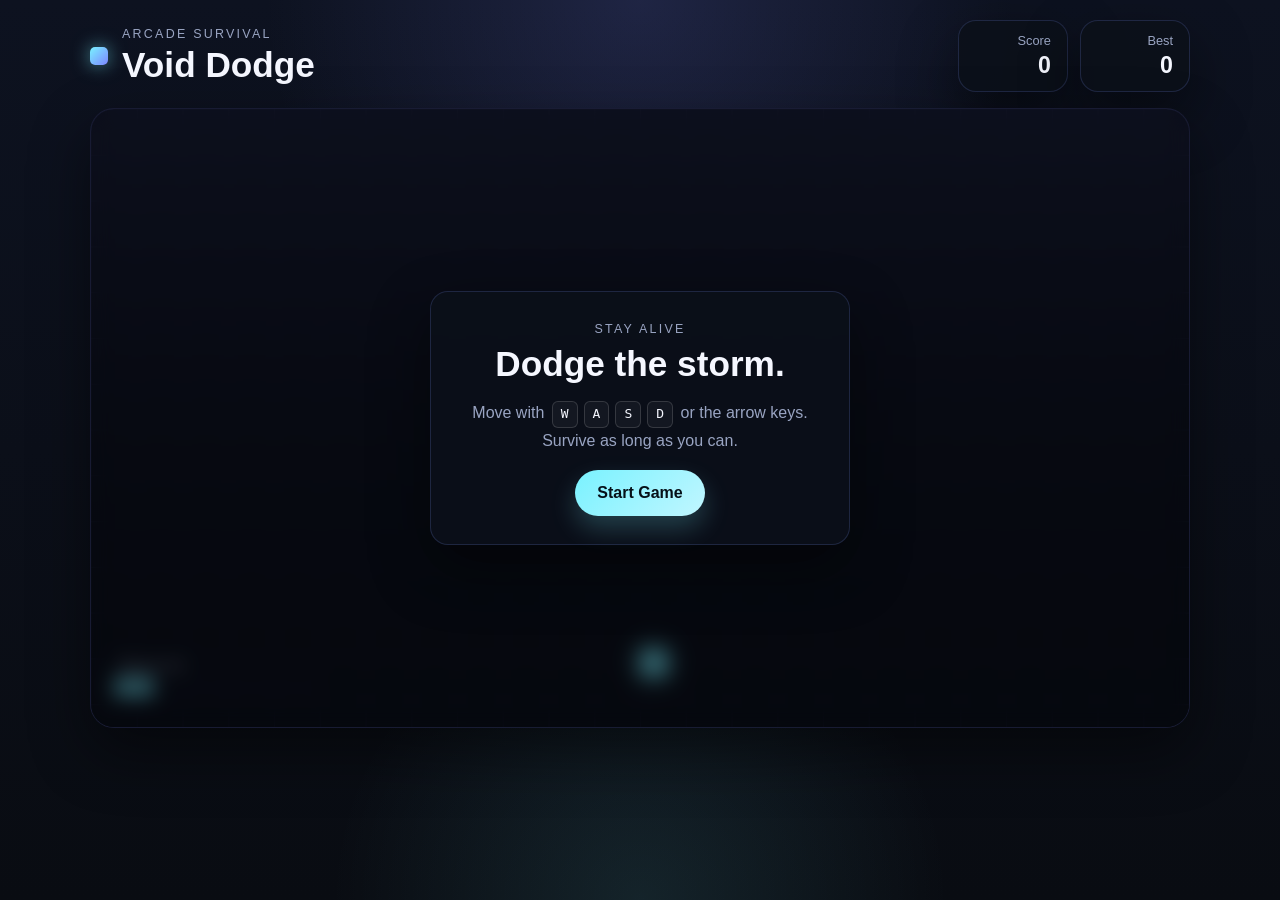
<file: g/void-dodge/index.html>
<!DOCTYPE html>
<html lang="en">
  <head>
    <meta charset="UTF-8" />
    <meta name="viewport" content="width=device-width, initial-scale=1.0" />
    <title>Void Dodge</title>
    <link rel="stylesheet" href="./style.css" />
  </head>
  <body>
    <main class="app-shell">
      <section class="hud-bar">
        <div class="brand">
          <span class="brand-mark"></span>
          <div>
            <p class="eyebrow">Arcade Survival</p>
            <h1>Void Dodge</h1>
          </div>
        </div>
        <div class="stats">
          <div class="stat-card">
            <span class="stat-label">Score</span>
            <strong id="scoreValue">0</strong>
          </div>
          <div class="stat-card">
            <span class="stat-label">Best</span>
            <strong id="bestValue">0</strong>
          </div>
        </div>
      </section>

      <section class="game-panel">
        <canvas
          id="gameCanvas"
          width="960"
          height="540"
          aria-label="Arcade dodge game"
        ></canvas>

        <div class="overlay active" id="startOverlay">
          <div class="overlay-card">
            <p class="eyebrow">Stay Alive</p>
            <h2>Dodge the storm.</h2>
            <p>
              Move with <kbd>W</kbd><kbd>A</kbd><kbd>S</kbd><kbd>D</kbd> or the
              arrow keys. Survive as long as you can.
            </p>
            <button id="startButton" type="button">Start Game</button>
          </div>
        </div>

        <div class="overlay" id="gameOverOverlay" aria-hidden="true">
          <div class="overlay-card">
            <p class="eyebrow">Run Ended</p>
            <h2>Game Over</h2>
            <p id="gameOverMessage">You lasted 0 seconds.</p>
            <button id="restartButton" type="button">Restart</button>
          </div>
        </div>
      </section>
    </main>

    <script src="./game.js"></script>
  </body>
</html>
</file>
<file: g/neon-rift-3d/style.css>
:root {
  color-scheme: dark;
  --bg0: #06070d;
  --bg1: #0b1220;
  --panel: rgba(10, 14, 24, 0.82);
  --panel-border: rgba(120, 212, 255, 0.18);
  --text: #eef6ff;
  --muted: #9bacc8;
  --cyan: #78d4ff;
  --pink: #ff69c4;
  --gold: #ffd46b;
  --shadow: 0 24px 56px rgba(0, 0, 0, 0.45);
}

* {
  box-sizing: border-box;
}

body {
  margin: 0;
  min-height: 100vh;
  font-family: "Segoe UI", Tahoma, Geneva, Verdana, sans-serif;
  color: var(--text);
  background:
    radial-gradient(circle at top left, rgba(120, 212, 255, 0.14), transparent 28%),
    radial-gradient(circle at bottom right, rgba(255, 105, 196, 0.14), transparent 24%),
    linear-gradient(180deg, var(--bg1), var(--bg0));
}

.shell {
  width: min(1220px, calc(100vw - 24px));
  margin: 0 auto;
  padding: 18px 0 28px;
}

.topbar {
  display: flex;
  justify-content: space-between;
  align-items: center;
  gap: 16px;
  margin-bottom: 16px;
}

.title-wrap {
  display: flex;
  align-items: center;
  gap: 14px;
}

.pulse-dot {
  width: 18px;
  height: 18px;
  border-radius: 50%;
  background: radial-gradient(circle, #fff 0%, var(--cyan) 38%, rgba(120, 212, 255, 0.16) 100%);
  box-shadow: 0 0 18px rgba(120, 212, 255, 0.58);
}

.label {
  margin: 0 0 4px;
  color: var(--muted);
  font-size: 0.76rem;
  letter-spacing: 0.18em;
  text-transform: uppercase;
}

h1,
h2 {
  margin: 0;
  font-size: clamp(1.75rem, 4vw, 2.35rem);
}

.hud {
  display: flex;
  gap: 12px;
}

.hud-card,
.panel {
  background: var(--panel);
  border: 1px solid var(--panel-border);
  border-radius: 18px;
  box-shadow: var(--shadow);
}

.hud-card {
  min-width: 110px;
  padding: 12px 16px;
  text-align: right;
}

.hud-card span {
  display: block;
  color: var(--muted);
  font-size: 0.78rem;
  margin-bottom: 4px;
}

.hud-card strong {
  font-size: 1.4rem;
}

.game-frame {
  position: relative;
  overflow: hidden;
  border-radius: 26px;
  border: 1px solid rgba(120, 212, 255, 0.12);
  background: rgba(6, 8, 14, 0.96);
  box-shadow: var(--shadow);
}

canvas {
  width: 100%;
  height: auto;
  display: block;
}

.overlay {
  position: absolute;
  inset: 0;
  display: grid;
  place-items: center;
  padding: 24px;
  opacity: 0;
  pointer-events: none;
  background: rgba(4, 6, 10, 0.62);
  backdrop-filter: blur(10px);
  transition: opacity 180ms ease;
}

.overlay.active {
  opacity: 1;
  pointer-events: auto;
}

.panel {
  width: min(460px, 100%);
  padding: 28px;
  text-align: center;
}

.panel p {
  line-height: 1.65;
  color: var(--muted);
}

kbd {
  display: inline-block;
  margin: 0 3px;
  padding: 2px 8px;
  border-radius: 6px;
  border: 1px solid rgba(255, 255, 255, 0.16);
  background: rgba(255, 255, 255, 0.05);
  color: var(--text);
}

button {
  border: 0;
  border-radius: 999px;
  padding: 14px 24px;
  font-size: 1rem;
  font-weight: 700;
  color: #091017;
  background: linear-gradient(135deg, var(--gold), #fff0b4);
  cursor: pointer;
  box-shadow: 0 16px 28px rgba(255, 212, 107, 0.2);
  transition: transform 120ms ease, filter 120ms ease;
}

button:hover,
button:focus-visible {
  transform: translateY(-1px);
  filter: brightness(1.04);
}

button:active {
  transform: translateY(1px);
}

@media (max-width: 780px) {
  .shell {
    width: min(100vw - 16px, 100%);
    padding-top: 12px;
  }

  .topbar {
    flex-direction: column;
    align-items: stretch;
  }

  .hud {
    justify-content: space-between;
  }

  .hud-card {
    flex: 1;
    min-width: 0;
  }
}
</file>
<file: g/opengame-static-city-drive/style.css>
:root {
  color-scheme: dark;
  --bg: #071019;
  --bg-soft: #101a28;
  --panel: rgba(10, 16, 26, 0.9);
  --line: rgba(255, 255, 255, 0.12);
  --text: #eef6ff;
  --muted: #98aec9;
  --cyan: #7ee6ff;
  --pink: #ff73c5;
  --gold: #ffd86e;
  --lime: #bfff73;
  --shadow: 0 22px 64px rgba(0, 0, 0, 0.45);
}

* {
  box-sizing: border-box;
}

html, body {
  margin: 0;
  width: 100%;
  height: 100%;
  overflow: hidden;
  font-family: "Segoe UI", Tahoma, Geneva, Verdana, sans-serif;
  color: var(--text);
  background:
    radial-gradient(circle at top left, rgba(126, 230, 255, 0.14), transparent 26%),
    radial-gradient(circle at bottom right, rgba(255, 115, 197, 0.14), transparent 22%),
    linear-gradient(180deg, var(--bg-soft), var(--bg));
}

body {
  position: relative;
}

.screen {
  position: fixed;
  inset: 0;
  display: none;
  align-items: center;
  justify-content: center;
  z-index: 20;
  background: rgba(4, 7, 13, 0.72);
  backdrop-filter: blur(10px);
}

.screen.active {
  display: flex;
}

.panel {
  width: min(780px, calc(100vw - 36px));
  padding: 28px;
  border-radius: 28px;
  background: var(--panel);
  border: 1px solid var(--line);
  box-shadow: var(--shadow);
}

.hero {
  background:
    radial-gradient(circle at top right, rgba(126, 230, 255, 0.12), transparent 26%),
    radial-gradient(circle at bottom left, rgba(255, 115, 197, 0.12), transparent 28%),
    var(--panel);
}

.modal {
  width: min(560px, calc(100vw - 36px));
  text-align: center;
}

.eyebrow {
  margin: 0 0 10px;
  color: var(--muted);
  text-transform: uppercase;
  letter-spacing: 0.18em;
  font-size: 0.78rem;
}

h1, h2 {
  margin: 0 0 12px;
}

h1 {
  font-size: clamp(2.2rem, 5vw, 3.4rem);
}

p {
  margin: 0;
  line-height: 1.65;
  color: var(--muted);
}

.lede {
  font-size: 1.04rem;
  max-width: 64ch;
}

.button-row {
  display: flex;
  flex-wrap: wrap;
  gap: 12px;
  margin-top: 22px;
}

button {
  appearance: none;
  border: 1px solid var(--line);
  background: rgba(255, 255, 255, 0.06);
  color: var(--text);
  padding: 13px 18px;
  border-radius: 16px;
  font: inherit;
  cursor: pointer;
  transition: transform 150ms ease, border-color 150ms ease, background 150ms ease;
}

button:hover,
button:focus-visible {
  transform: translateY(-2px);
  border-color: rgba(255, 255, 255, 0.34);
  outline: none;
}

button.primary {
  background: linear-gradient(135deg, var(--pink), #786eff);
  border-color: transparent;
}

.info-grid {
  display: grid;
  grid-template-columns: repeat(auto-fit, minmax(150px, 1fr));
  gap: 12px;
  margin-top: 24px;
}

.info-card {
  padding: 14px;
  border-radius: 18px;
  border: 1px solid var(--line);
  background: rgba(255, 255, 255, 0.04);
}

.info-card strong,
.hud-card strong {
  display: block;
  color: var(--text);
}

.info-card span,
.hud-card span {
  color: var(--muted);
  font-size: 0.88rem;
}

.help-list {
  margin: 16px 0 0;
  padding-left: 18px;
  text-align: left;
  color: var(--muted);
  line-height: 1.7;
}

.hud-shell {
  position: fixed;
  inset: 0;
}

#gameCanvas {
  display: block;
  width: 100vw;
  height: 100vh;
}

#hud {
  position: fixed;
  top: 18px;
  left: 18px;
  right: 230px;
  display: grid;
  grid-template-columns: repeat(4, minmax(110px, 1fr));
  gap: 10px;
  z-index: 5;
}

.hud-card {
  padding: 12px 14px;
  border-radius: 18px;
  border: 1px solid var(--line);
  background: rgba(8, 14, 22, 0.78);
  backdrop-filter: blur(10px);
}

.hud-card strong {
  margin-top: 4px;
  font-size: 1.08rem;
}

.hud-card.wide {
  grid-column: span 2;
}

.mini-shell {
  position: fixed;
  top: 18px;
  right: 18px;
  width: 190px;
  height: 190px;
  border-radius: 24px;
  border: 1px solid var(--line);
  background: rgba(8, 14, 22, 0.82);
  box-shadow: var(--shadow);
  overflow: hidden;
  z-index: 6;
}

#miniMap {
  width: 100%;
  height: 100%;
  display: block;
}

@media (max-width: 980px) {
  #hud {
    right: 18px;
    top: auto;
    bottom: 18px;
    grid-template-columns: repeat(2, minmax(0, 1fr));
  }

  .mini-shell {
    width: 150px;
    height: 150px;
  }
}

@media (max-width: 640px) {
  .panel {
    padding: 22px;
  }

  #hud {
    grid-template-columns: 1fr 1fr;
    left: 12px;
    right: 12px;
    bottom: 12px;
  }

  .hud-card.wide {
    grid-column: span 2;
  }

  .mini-shell {
    top: 12px;
    right: 12px;
    width: 132px;
    height: 132px;
  }
}
</file>
<file: g/static-city-drive/style.css>
:root { color-scheme: dark; --bg0:#06080d; --bg1:#111822; --panel:rgba(11,17,28,.88); --panel-border:rgba(130,174,255,.18); --text:#eef6ff; --muted:#91a5c5; --blue:#6ec5ff; --red:#ff7961; --gold:#ffd567; --cyan:#86f0ff; --shadow:0 22px 54px rgba(0,0,0,.35); }
* { box-sizing: border-box; }
body { margin:0; min-height:100vh; background:radial-gradient(circle at top left, rgba(110,197,255,.12), transparent 24%),radial-gradient(circle at bottom right, rgba(255,121,97,.12), transparent 20%),linear-gradient(180deg,var(--bg1),var(--bg0)); color:var(--text); font-family:"Segoe UI",Tahoma,Geneva,Verdana,sans-serif; }
body::before { content:""; position:fixed; inset:0; pointer-events:none; background:linear-gradient(180deg, rgba(255,255,255,.03), transparent 18%, transparent 82%, rgba(255,255,255,.02)); opacity:.7; }
.shell { width:min(1420px, calc(100vw - 18px)); margin:0 auto; padding:12px 0 20px; }
.hud-bar { display:flex; justify-content:space-between; align-items:flex-start; gap:16px; margin-bottom:12px; }
.eyebrow { margin:0 0 4px; color:var(--muted); font-size:.75rem; letter-spacing:.18em; text-transform:uppercase; }
h1,h2 { margin:0; }
.sub { margin:6px 0 0; color:var(--muted); }
.stats { display:grid; grid-template-columns:repeat(6, minmax(90px, 1fr)); gap:10px; }
.stat-card,.mini-panel,.panel,#minimap { background:var(--panel); border:1px solid var(--panel-border); border-radius:18px; box-shadow:var(--shadow); }
.stat-card { padding:10px 12px; text-align:right; }
.stat-card span { display:block; color:var(--muted); font-size:.78rem; margin-bottom:4px; }
.stat-card strong { font-size:1.15rem; }
.stat-card.accent { background:linear-gradient(180deg, rgba(20,27,42,.96), rgba(10,15,25,.92)); }
.frame { display:grid; grid-template-columns:minmax(0, 1fr) 280px; gap:12px; position:relative; }
.playfield { position:relative; }
canvas#gameCanvas { width:100%; height:auto; display:block; border-radius:24px; overflow:hidden; background:#05070b; border:1px solid rgba(130,174,255,.12); box-shadow:0 24px 56px rgba(0,0,0,.42); cursor:crosshair; }
.playfield.locked canvas#gameCanvas { cursor:none; }
.reticle { position:absolute; left:50%; top:50%; width:18px; height:18px; margin-left:-9px; margin-top:-9px; border:1px solid rgba(255,255,255,.42); border-radius:50%; box-shadow:0 0 0 1px rgba(0,0,0,.35) inset; opacity:0; transform:scale(.75); transition:opacity 120ms ease, transform 120ms ease; pointer-events:none; }
.playfield.locked .reticle { opacity:.88; transform:scale(1); }
.reticle::before,.reticle::after { content:""; position:absolute; background:rgba(255,255,255,.45); }
.reticle::before { left:50%; top:-6px; width:1px; height:30px; transform:translateX(-50%); }
.reticle::after { top:50%; left:-6px; width:30px; height:1px; transform:translateY(-50%); }
.lock-chip,.status-ribbon { position:absolute; left:18px; backdrop-filter:blur(10px); background:rgba(5,8,15,.56); border:1px solid rgba(255,255,255,.08); box-shadow:0 18px 40px rgba(0,0,0,.28); }
.lock-chip { top:18px; padding:8px 12px; border-radius:999px; color:var(--muted); font-size:.84rem; }
.lock-chip.live { color:#081018; background:linear-gradient(135deg, rgba(255,213,103,.96), rgba(134,240,255,.92)); }
.status-ribbon { right:18px; left:auto; bottom:18px; max-width:min(420px, calc(100% - 36px)); padding:10px 14px; border-radius:14px; color:#d6e5ff; font-size:.92rem; line-height:1.4; }
.side-panel { display:flex; flex-direction:column; gap:10px; }
.mini-panel { padding:14px; }
.mini-panel h2 { margin-bottom:10px; font-size:1rem; }
.mini-panel p,.goal-line { margin:6px 0; color:var(--muted); line-height:1.55; }
#minimap { width:100%; height:auto; display:block; }
.overlay { position:absolute; inset:0; display:grid; place-items:center; padding:24px; background:rgba(5,7,12,.62); backdrop-filter:blur(8px); opacity:0; pointer-events:none; transition:opacity 160ms ease; }
.overlay.active { opacity:1; pointer-events:auto; }
.overlay.small { align-items:start; padding-top:72px; }
.panel { width:min(460px, calc(100vw - 40px)); padding:26px; text-align:center; }
.panel p { color:var(--muted); line-height:1.65; }
button { border:0; border-radius:999px; padding:14px 22px; font-size:1rem; font-weight:700; cursor:pointer; color:#081018; background:linear-gradient(135deg,var(--gold),#fff0b4); }
button:hover,button:focus-visible { filter:brightness(1.04); }
.button-row { display:flex; justify-content:center; gap:12px; flex-wrap:wrap; }
button.ghost { color:var(--text); background:rgba(255,255,255,.06); border:1px solid rgba(255,255,255,.12); }
@media (max-width: 1120px) { .frame { grid-template-columns:1fr; } .side-panel { order:-1; display:grid; grid-template-columns:repeat(2, minmax(0, 1fr)); } #minimap { grid-column:span 2; } }
@media (max-width: 820px) { .hud-bar { flex-direction:column; } .stats { width:100%; grid-template-columns:repeat(2, minmax(0, 1fr)); } .side-panel { grid-template-columns:1fr; } #minimap { grid-column:span 1; } .status-ribbon { left:12px; right:12px; max-width:none; } }
</file>
<file: g/void-dodge/style.css>
:root {
  color-scheme: dark;
  --bg: #090c12;
  --panel: rgba(12, 16, 26, 0.88);
  --panel-border: rgba(123, 151, 255, 0.18);
  --text: #f5f7ff;
  --muted: #99a4c2;
  --accent: #79f2ff;
  --accent-2: #7d86ff;
  --danger: #ff6f91;
  --shadow: 0 24px 60px rgba(0, 0, 0, 0.45);
}

* {
  box-sizing: border-box;
}

body {
  margin: 0;
  min-height: 100vh;
  font-family: "Segoe UI", Tahoma, Geneva, Verdana, sans-serif;
  background:
    radial-gradient(circle at top, rgba(125, 134, 255, 0.16), transparent 34%),
    radial-gradient(circle at bottom, rgba(121, 242, 255, 0.1), transparent 28%),
    linear-gradient(180deg, #0d1220 0%, var(--bg) 100%);
  color: var(--text);
}

.app-shell {
  width: min(1100px, calc(100vw - 24px));
  margin: 0 auto;
  padding: 20px 0 28px;
}

.hud-bar {
  display: flex;
  justify-content: space-between;
  gap: 16px;
  align-items: center;
  margin-bottom: 16px;
}

.brand {
  display: flex;
  align-items: center;
  gap: 14px;
}

.brand-mark {
  width: 18px;
  height: 18px;
  border-radius: 5px;
  background: linear-gradient(135deg, var(--accent) 0%, var(--accent-2) 100%);
  box-shadow: 0 0 18px rgba(121, 242, 255, 0.55);
}

.brand h1,
.overlay-card h2 {
  margin: 0;
  font-size: clamp(1.6rem, 4vw, 2.2rem);
}

.eyebrow {
  margin: 0 0 4px;
  font-size: 0.78rem;
  text-transform: uppercase;
  letter-spacing: 0.18em;
  color: var(--muted);
}

.stats {
  display: flex;
  gap: 12px;
}

.stat-card,
.overlay-card {
  background: var(--panel);
  border: 1px solid var(--panel-border);
  border-radius: 18px;
  box-shadow: var(--shadow);
}

.stat-card {
  min-width: 110px;
  padding: 12px 16px;
  text-align: right;
}

.stat-label {
  display: block;
  font-size: 0.8rem;
  color: var(--muted);
  margin-bottom: 4px;
}

.stat-card strong {
  font-size: 1.45rem;
}

.game-panel {
  position: relative;
  border-radius: 24px;
  overflow: hidden;
  background: rgba(8, 10, 18, 0.94);
  border: 1px solid rgba(125, 134, 255, 0.14);
  box-shadow: var(--shadow);
}

canvas {
  width: 100%;
  height: auto;
  display: block;
}

.overlay {
  position: absolute;
  inset: 0;
  display: grid;
  place-items: center;
  padding: 20px;
  opacity: 0;
  pointer-events: none;
  background: rgba(6, 8, 14, 0.62);
  backdrop-filter: blur(10px);
  transition: opacity 180ms ease;
}

.overlay.active {
  opacity: 1;
  pointer-events: auto;
}

.overlay-card {
  width: min(420px, 100%);
  padding: 28px;
  text-align: center;
}

.overlay-card p {
  color: var(--muted);
  line-height: 1.6;
}

kbd {
  display: inline-block;
  margin: 0 3px;
  padding: 2px 8px;
  border-radius: 6px;
  border: 1px solid rgba(255, 255, 255, 0.14);
  background: rgba(255, 255, 255, 0.04);
  color: var(--text);
}

button {
  border: 0;
  border-radius: 999px;
  padding: 14px 22px;
  font-size: 1rem;
  font-weight: 700;
  color: #061018;
  background: linear-gradient(135deg, var(--accent) 0%, #c1f6ff 100%);
  cursor: pointer;
  transition:
    transform 120ms ease,
    box-shadow 120ms ease,
    filter 120ms ease;
  box-shadow: 0 12px 26px rgba(121, 242, 255, 0.22);
}

button:hover,
button:focus-visible {
  transform: translateY(-1px);
  filter: brightness(1.03);
  box-shadow: 0 16px 30px rgba(121, 242, 255, 0.28);
}

button:active {
  transform: translateY(1px);
}

@media (max-width: 720px) {
  .app-shell {
    width: min(100vw - 16px, 100%);
    padding-top: 12px;
  }

  .hud-bar {
    flex-direction: column;
    align-items: stretch;
  }

  .stats {
    justify-content: space-between;
  }

  .stat-card {
    flex: 1;
  }

  .overlay-card {
    padding: 22px;
  }
}
</file>
